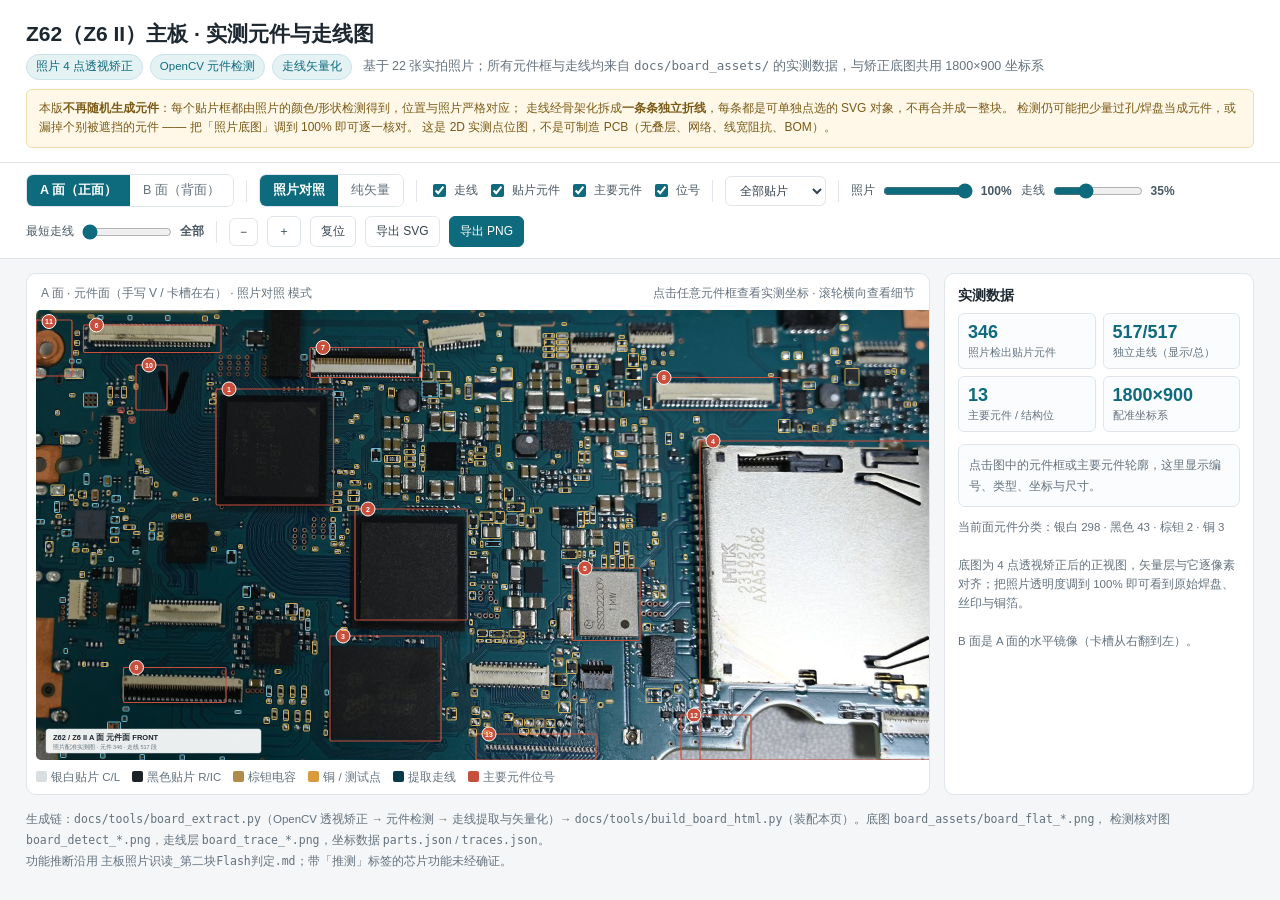
<file: docs/Z62_电路板元件布局图.html>
<!DOCTYPE html>
<html lang="zh-CN">
<head>
<meta charset="utf-8">
<meta name="viewport" content="width=device-width, initial-scale=1">
<title>Z62 主板 · 实测元件与走线图（照片配准版）</title>
<style>
:root{--bg:#f4f6f8;--panel:#fff;--line:#dfe5ea;--ink:#1d2730;--muted:#64727e;--accent:#0e6b7d;--red:#c94f3d}
*{box-sizing:border-box}
body{margin:0;background:var(--bg);color:var(--ink);font-family:"Microsoft YaHei","PingFang SC",Arial,sans-serif;font-size:14px}
header{padding:20px 26px 14px;background:#fff;border-bottom:1px solid var(--line)}
h1{margin:0 0 6px;font-size:21px}
.sub{color:var(--muted);font-size:12.5px;line-height:1.7}
.badge{display:inline-block;padding:2px 9px;border-radius:20px;background:#e5f2f4;color:var(--accent);font-size:11.5px;margin-right:7px;border:1px solid #c7e3e8}
.warn{margin-top:9px;padding:9px 12px;background:#fff8e9;border:1px solid #f1dcae;border-radius:6px;color:#7a5a16;font-size:12px;line-height:1.65}
.toolbar{display:flex;flex-wrap:wrap;gap:9px;align-items:center;padding:11px 26px;background:#fff;border-bottom:1px solid var(--line)}
.seg{display:flex;border:1px solid var(--line);border-radius:7px;overflow:hidden}
.seg button{border:0;background:#fff;padding:7px 13px;cursor:pointer;font-size:12.5px;color:var(--muted)}
.seg button.on{background:var(--accent);color:#fff;font-weight:600}
.tbsep{width:1px;height:22px;background:var(--line);margin:0 3px}
label.chk{display:inline-flex;align-items:center;gap:5px;font-size:12px;color:#495863;cursor:pointer}
label.chk input{accent-color:var(--accent)}
select,.btn{border:1px solid var(--line);background:#fff;border-radius:6px;padding:6px 10px;cursor:pointer;font-size:12px;color:#35434e}
.btn:hover{border-color:var(--accent);color:var(--accent)}
.btn.primary{background:var(--accent);color:#fff;border-color:var(--accent)}
.sl{display:inline-flex;align-items:center;gap:6px;font-size:12px;color:#495863}
.sl input{width:90px;accent-color:var(--accent)}
main{display:grid;grid-template-columns:minmax(0,1fr) 310px;gap:14px;padding:14px 26px}
.stage{background:#fff;border:1px solid var(--line);border-radius:10px;padding:9px;overflow:auto}
.stage-top{display:flex;justify-content:space-between;padding:2px 5px 8px;font-size:12px;color:var(--muted)}
#board{display:block;width:100%;height:auto;min-width:900px;background:#eef2f4;border-radius:5px}
#board .part{cursor:pointer}
#board .part:hover rect{stroke:#ffd166;stroke-width:2.2}
#board .part.sel rect{stroke:#ff5c47;stroke-width:2.6;stroke-dasharray:5 3}
#board .major{cursor:pointer}
#board .major:hover rect{stroke-width:3}
#board .major.sel rect{stroke:#ff5c47}
#board .trace{cursor:pointer}
#board .trace:hover{stroke:#00c2ff;stroke-width:3.6}
#board .trace.sel{stroke:#ff5c47;stroke-width:3.8}
aside{background:#fff;border:1px solid var(--line);border-radius:10px;padding:13px;max-height:80vh;overflow:auto}
aside h2{font-size:14px;margin:0 0 8px}
.stat{display:grid;grid-template-columns:1fr 1fr;gap:7px;margin-bottom:12px}
.stat div{border:1px solid var(--line);border-radius:6px;padding:8px 9px;background:#fafcfd}
.stat b{display:block;font-size:18px;color:var(--accent)}
.stat span{font-size:11px;color:var(--muted)}
.info{border:1px solid var(--line);border-radius:7px;padding:10px;margin-bottom:11px;background:#fafcfd;font-size:12px;line-height:1.7}
.info .k{color:var(--muted)}
.mini{font-size:11.5px;color:var(--muted);line-height:1.65}
.legend{display:flex;flex-wrap:wrap;gap:12px;margin-top:10px;font-size:11.5px;color:var(--muted)}
.legend i{display:inline-block;width:11px;height:11px;border-radius:2px;margin-right:4px;vertical-align:-1px}
footer{padding:0 26px 26px;color:var(--muted);font-size:11.5px;line-height:1.8}
@media(max-width:980px){main{grid-template-columns:1fr}aside{max-height:none}}
</style>
</head>
<body>
<header>
<h1>Z62（Z6 II）主板 · 实测元件与走线图</h1>
<div class="sub">
<span class="badge">照片 4 点透视矫正</span><span class="badge">OpenCV 元件检测</span><span class="badge">走线矢量化</span>
基于 22 张实拍照片；所有元件框与走线均来自 <code>docs/board_assets/</code> 的实测数据，与矫正底图共用 1800×900 坐标系
</div>
<div class="warn">
本版<b>不再随机生成元件</b>：每个贴片框都由照片的颜色/形状检测得到，位置与照片严格对应；
走线经骨架化拆成<b>一条条独立折线</b>，每条都是可单独点选的 SVG 对象，不再合并成一整块。
检测仍可能把少量过孔/焊盘当成元件，或漏掉个别被遮挡的元件 —— 把「照片底图」调到 100% 即可逐一核对。
这是 2D 实测点位图，不是可制造 PCB（无叠层、网络、线宽阻抗、BOM）。
</div>
</header>

<div class="toolbar">
<div class="seg" id="sideSeg"><button data-side="A" class="on">A 面（正面）</button><button data-side="B">B 面（背面）</button></div>
<div class="tbsep"></div>
<div class="seg" id="modeSeg"><button data-mode="photo" class="on">照片对照</button><button data-mode="vector">纯矢量</button></div>
<div class="tbsep"></div>
<label class="chk"><input type="checkbox" id="ckTrace" checked> 走线</label>
<label class="chk"><input type="checkbox" id="ckParts" checked> 贴片元件</label>
<label class="chk"><input type="checkbox" id="ckMajor" checked> 主要元件</label>
<label class="chk"><input type="checkbox" id="ckLabel" checked> 位号</label>
<div class="tbsep"></div>
<select id="typeSel">
<option value="all">全部贴片</option><option value="sil">银白 C / L</option><option value="blk">黑色 R / IC</option>
<option value="tan">棕钽 C</option><option value="cu">铜 / 测试点</option>
</select>
<div class="tbsep"></div>
<span class="sl">照片 <input type="range" id="opPhoto" min="0" max="100" value="100"><b id="vPhoto">100%</b></span>
<span class="sl">走线 <input type="range" id="opTrace" min="0" max="100" value="35"><b id="vTrace">35%</b></span>
<span class="sl">最短走线 <input type="range" id="opMin" min="0" max="120" value="0"><b id="vMin">全部</b></span>
<div class="tbsep"></div>
<button class="btn" id="btnZoomOut">−</button><button class="btn" id="btnZoomIn">＋</button><button class="btn" id="btnReset">复位</button>
<button class="btn" id="btnSvg">导出 SVG</button><button class="btn primary" id="btnPng">导出 PNG</button>
</div>

<main>
<div class="stage">
<div class="stage-top"><span id="stageTitle"></span><span>点击任意元件框查看实测坐标 · 滚轮横向查看细节</span></div>
<svg id="board" viewBox="0 0 1800 900" xmlns="http://www.w3.org/2000/svg"></svg>
<div class="legend">
<span><i style="background:#d9dee1"></i>银白贴片 C/L</span><span><i style="background:#1b2228"></i>黑色贴片 R/IC</span>
<span><i style="background:#b08a4a"></i>棕钽电容</span><span><i style="background:#d99a3c"></i>铜 / 测试点</span>
<span><i style="background:#063a48"></i>提取走线</span><span><i style="background:#c94f3d"></i>主要元件位号</span>
</div>
</div>
<aside>
<h2>实测数据</h2>
<div class="stat" id="stat"></div>
<div class="info" id="info"><span class="k">点击图中的元件框或主要元件轮廓，这里显示编号、类型、坐标与尺寸。</span></div>
<div class="mini" id="sideNote"></div>
</aside>
</main>

<footer>
生成链：<code>docs/tools/board_extract.py</code>（OpenCV 透视矫正 → 元件检测 → 走线提取与矢量化）→
<code>docs/tools/build_board_html.py</code>（装配本页）。底图 <code>board_assets/board_flat_*.png</code>，
检测核对图 <code>board_detect_*.png</code>，走线层 <code>board_trace_*.png</code>，坐标数据 <code>parts.json</code> / <code>traces.json</code>。<br>
功能推断沿用 <code>主板照片识读_第二块Flash判定.md</code>；带「推测」标签的芯片功能未经确证。
</footer>

<script>
const DATA = {"W":1800,"H":900,"parts":{"A":[{"x":887,"y":6,"w":9,"h":7,"area":28.0,"type":"sil","id":"C1"},{"x":104,"y":10,"w":12,"h":6,"area":28.0,"type":"sil","id":"C2"},{"x":357,"y":10,"w":9,"h":7,"area":36.5,"type":"sil","id":"C3"},{"x":124,"y":11,"w":10,"h":8,"area":34.5,"type":"blk","id":"R4"},{"x":184,"y":11,"w":8,"h":9,"area":31.5,"type":"blk","id":"R5"},{"x":259,"y":11,"w":9,"h":10,"area":56.0,"type":"blk","id":"R6"},{"x":333,"y":12,"w":10,"h":10,"area":54.5,"type":"sil","id":"C7"},{"x":775,"y":21,"w":9,"h":5,"area":24.5,"type":"tan","id":"C8"},{"x":1052,"y":25,"w":9,"h":6,"area":25.0,"type":"sil","id":"C9"},{"x":1608,"y":29,"w":16,"h":11,"area":68.5,"type":"sil","id":"C10"},{"x":78,"y":42,"w":9,"h":9,"area":43.5,"type":"sil","id":"C11"},{"x":922,"y":42,"w":9,"h":11,"area":53.0,"type":"sil","id":"C12"},{"x":1041,"y":46,"w":23,"h":11,"area":146.5,"type":"sil","id":"C13"},{"x":1014,"y":47,"w":23,"h":9,"area":95.5,"type":"sil","id":"C14"},{"x":1166,"y":51,"w":11,"h":6,"area":29.0,"type":"sil","id":"C15"},{"x":1017,"y":59,"w":21,"h":13,"area":117.5,"type":"sil","id":"C16"},{"x":1041,"y":60,"w":24,"h":9,"area":145.5,"type":"sil","id":"C17"},{"x":77,"y":61,"w":10,"h":10,"area":48.5,"type":"sil","id":"C18"},{"x":1163,"y":61,"w":19,"h":10,"area":99.0,"type":"sil","id":"C19"},{"x":766,"y":64,"w":9,"h":10,"area":35.0,"type":"sil","id":"C20"},{"x":1041,"y":72,"w":24,"h":11,"area":145.5,"type":"sil","id":"C21"},{"x":1014,"y":73,"w":24,"h":10,"area":105.5,"type":"sil","id":"C22"},{"x":1163,"y":73,"w":19,"h":10,"area":135.0,"type":"sil","id":"C23"},{"x":1589,"y":76,"w":16,"h":15,"area":163.0,"type":"sil","id":"C24"},{"x":1190,"y":77,"w":8,"h":7,"area":26.0,"type":"sil","id":"C25"},{"x":1211,"y":79,"w":8,"h":10,"area":47.0,"type":"sil","id":"C26"},{"x":75,"y":81,"w":10,"h":9,"area":37.5,"type":"sil","id":"C27"},{"x":1268,"y":82,"w":8,"h":9,"area":36.0,"type":"sil","id":"C28"},{"x":1251,"y":84,"w":8,"h":7,"area":26.5,"type":"sil","id":"C29"},{"x":1492,"y":84,"w":15,"h":15,"area":157.5,"type":"sil","id":"C30"},{"x":1516,"y":84,"w":17,"h":15,"area":178.5,"type":"sil","id":"C31"},{"x":1014,"y":86,"w":23,"h":9,"area":110.0,"type":"sil","id":"C32"},{"x":1041,"y":86,"w":24,"h":10,"area":159.5,"type":"sil","id":"C33"},{"x":1185,"y":87,"w":20,"h":26,"area":212.5,"type":"sil","id":"C34"},{"x":530,"y":89,"w":12,"h":11,"area":81.0,"type":"blk","id":"R35"},{"x":922,"y":91,"w":10,"h":11,"area":58.5,"type":"sil","id":"C36"},{"x":1209,"y":93,"w":11,"h":7,"area":36.0,"type":"sil","id":"C37"},{"x":67,"y":98,"w":9,"h":8,"area":39.5,"type":"blk","id":"R38"},{"x":81,"y":99,"w":9,"h":7,"area":28.5,"type":"blk","id":"R39"},{"x":1599,"y":101,"w":9,"h":6,"area":25.0,"type":"sil","id":"C40"},{"x":1620,"y":101,"w":11,"h":8,"area":54.0,"type":"sil","id":"C41"},{"x":1231,"y":102,"w":9,"h":7,"area":30.5,"type":"sil","id":"C42"},{"x":1250,"y":102,"w":8,"h":7,"area":28.0,"type":"sil","id":"C43"},{"x":771,"y":108,"w":25,"h":34,"area":334.5,"type":"sil","id":"C44"},{"x":1215,"y":108,"w":7,"h":12,"area":45.0,"type":"sil","id":"C45"},{"x":1071,"y":109,"w":24,"h":9,"area":118.5,"type":"sil","id":"C46"},{"x":1101,"y":109,"w":24,"h":10,"area":114.0,"type":"sil","id":"C47"},{"x":910,"y":115,"w":10,"h":10,"area":46.0,"type":"sil","id":"C48"},{"x":930,"y":116,"w":23,"h":24,"area":436.0,"type":"sil","id":"C49"},{"x":1180,"y":117,"w":31,"h":22,"area":282.5,"type":"sil","id":"C50"},{"x":1618,"y":117,"w":28,"h":33,"area":541.0,"type":"sil","id":"C51"},{"x":1712,"y":117,"w":9,"h":12,"area":41.5,"type":"sil","id":"C52"},{"x":58,"y":118,"w":37,"h":19,"area":576.5,"type":"sil","id":"C53"},{"x":1730,"y":119,"w":8,"h":9,"area":36.5,"type":"sil","id":"C54"},{"x":1698,"y":120,"w":10,"h":9,"area":52.0,"type":"sil","id":"C55"},{"x":1081,"y":121,"w":11,"h":6,"area":33.5,"type":"sil","id":"C56"},{"x":800,"y":123,"w":29,"h":19,"area":371.0,"type":"sil","id":"C57"},{"x":1465,"y":127,"w":10,"h":6,"area":35.0,"type":"sil","id":"C58"},{"x":186,"y":132,"w":10,"h":9,"area":38.0,"type":"sil","id":"C59"},{"x":1592,"y":132,"w":11,"h":13,"area":82.5,"type":"sil","id":"C60"},{"x":861,"y":133,"w":9,"h":11,"area":59.5,"type":"sil","id":"C61"},{"x":1061,"y":135,"w":8,"h":11,"area":50.0,"type":"sil","id":"C62"},{"x":610,"y":141,"w":9,"h":6,"area":29.0,"type":"sil","id":"C63"},{"x":624,"y":143,"w":8,"h":7,"area":34.5,"type":"sil","id":"C64"},{"x":772,"y":144,"w":32,"h":30,"area":583.5,"type":"blk","id":"R65"},{"x":1534,"y":144,"w":25,"h":15,"area":203.0,"type":"sil","id":"C66"},{"x":342,"y":145,"w":13,"h":5,"area":26.0,"type":"sil","id":"C67"},{"x":962,"y":145,"w":10,"h":11,"area":54.5,"type":"sil","id":"C68"},{"x":807,"y":147,"w":25,"h":29,"area":416.0,"type":"sil","id":"C69"},{"x":858,"y":147,"w":14,"h":32,"area":298.5,"type":"sil","id":"C70"},{"x":196,"y":148,"w":8,"h":10,"area":31.5,"type":"sil","id":"C71"},{"x":686,"y":150,"w":9,"h":10,"area":48.0,"type":"sil","id":"C72"},{"x":1117,"y":151,"w":10,"h":13,"area":77.0,"type":"sil","id":"C73"},{"x":144,"y":153,"w":9,"h":23,"area":114.5,"type":"sil","id":"C74"},{"x":171,"y":153,"w":10,"h":23,"area":109.0,"type":"sil","id":"C75"},{"x":655,"y":153,"w":12,"h":7,"area":39.0,"type":"sil","id":"C76"},{"x":705,"y":156,"w":12,"h":18,"area":161.5,"type":"sil","id":"C77"},{"x":930,"y":156,"w":24,"h":27,"area":456.0,"type":"sil","id":"C78"},{"x":840,"y":157,"w":8,"h":11,"area":45.5,"type":"sil","id":"C79"},{"x":1142,"y":162,"w":35,"h":32,"area":531.0,"type":"sil","id":"C80"},{"x":596,"y":163,"w":19,"h":12,"area":102.0,"type":"blk","id":"R81"},{"x":95,"y":166,"w":28,"h":28,"area":662.0,"type":"blk","id":"R82"},{"x":352,"y":166,"w":8,"h":9,"area":32.5,"type":"sil","id":"C83"},{"x":67,"y":167,"w":11,"h":7,"area":37.0,"type":"sil","id":"C84"},{"x":1215,"y":174,"w":15,"h":25,"area":153.5,"type":"sil","id":"C85"},{"x":784,"y":177,"w":22,"h":9,"area":106.0,"type":"sil","id":"C86"},{"x":347,"y":178,"w":13,"h":10,"area":54.5,"type":"sil","id":"C87"},{"x":144,"y":180,"w":9,"h":10,"area":45.5,"type":"sil","id":"C88"},{"x":1736,"y":184,"w":13,"h":10,"area":65.5,"type":"sil","id":"C89"},{"x":1754,"y":184,"w":7,"h":8,"area":30.0,"type":"sil","id":"C90"},{"x":878,"y":194,"w":11,"h":11,"area":58.0,"type":"sil","id":"C91"},{"x":164,"y":196,"w":12,"h":9,"area":68.0,"type":"cu","id":"TP92"},{"x":1544,"y":197,"w":9,"h":9,"area":39.5,"type":"sil","id":"C93"},{"x":39,"y":201,"w":8,"h":9,"area":31.5,"type":"sil","id":"C94"},{"x":183,"y":202,"w":11,"h":6,"area":39.0,"type":"sil","id":"C95"},{"x":814,"y":203,"w":25,"h":39,"area":785.0,"type":"sil","id":"C96"},{"x":636,"y":209,"w":10,"h":9,"area":42.0,"type":"sil","id":"C97"},{"x":737,"y":213,"w":9,"h":11,"area":38.0,"type":"sil","id":"C98"},{"x":1315,"y":213,"w":12,"h":13,"area":88.5,"type":"sil","id":"C99"},{"x":186,"y":214,"w":12,"h":12,"area":97.5,"type":"cu","id":"TP100"},{"x":1208,"y":216,"w":14,"h":13,"area":94.5,"type":"sil","id":"C101"},{"x":1169,"y":217,"w":12,"h":15,"area":109.0,"type":"sil","id":"C102"},{"x":626,"y":219,"w":10,"h":8,"area":31.0,"type":"sil","id":"C103"},{"x":1485,"y":219,"w":23,"h":26,"area":306.0,"type":"sil","id":"C104"},{"x":1590,"y":219,"w":10,"h":12,"area":73.0,"type":"sil","id":"C105"},{"x":1192,"y":229,"w":10,"h":13,"area":68.0,"type":"sil","id":"C106"},{"x":1524,"y":230,"w":8,"h":15,"area":51.0,"type":"sil","id":"C107"},{"x":1553,"y":231,"w":11,"h":12,"area":74.0,"type":"sil","id":"C108"},{"x":1582,"y":231,"w":8,"h":13,"area":58.5,"type":"sil","id":"C109"},{"x":1326,"y":236,"w":8,"h":8,"area":31.0,"type":"sil","id":"C110"},{"x":1259,"y":245,"w":12,"h":24,"area":127.5,"type":"sil","id":"C111"},{"x":1288,"y":247,"w":7,"h":10,"area":50.0,"type":"sil","id":"C112"},{"x":647,"y":250,"w":9,"h":8,"area":40.5,"type":"sil","id":"C113"},{"x":49,"y":251,"w":6,"h":17,"area":40.0,"type":"sil","id":"C114"},{"x":1098,"y":254,"w":10,"h":23,"area":150.5,"type":"sil","id":"C115"},{"x":598,"y":258,"w":8,"h":8,"area":27.5,"type":"sil","id":"C116"},{"x":1087,"y":262,"w":6,"h":13,"area":38.5,"type":"sil","id":"C117"},{"x":920,"y":270,"w":9,"h":23,"area":127.5,"type":"sil","id":"C118"},{"x":771,"y":271,"w":6,"h":13,"area":34.0,"type":"sil","id":"C119"},{"x":878,"y":274,"w":23,"h":12,"area":155.0,"type":"sil","id":"C120"},{"x":671,"y":277,"w":19,"h":26,"area":258.5,"type":"blk","id":"R121"},{"x":736,"y":279,"w":23,"h":10,"area":140.0,"type":"sil","id":"C122"},{"x":866,"y":281,"w":8,"h":11,"area":39.5,"type":"sil","id":"C123"},{"x":1157,"y":281,"w":25,"h":12,"area":209.0,"type":"sil","id":"C124"},{"x":1085,"y":282,"w":11,"h":24,"area":146.0,"type":"sil","id":"C125"},{"x":1098,"y":282,"w":10,"h":24,"area":138.0,"type":"sil","id":"C126"},{"x":767,"y":287,"w":11,"h":23,"area":146.5,"type":"sil","id":"C127"},{"x":1039,"y":289,"w":10,"h":6,"area":31.0,"type":"sil","id":"C128"},{"x":877,"y":290,"w":21,"h":7,"area":83.5,"type":"sil","id":"C129"},{"x":697,"y":291,"w":32,"h":14,"area":299.0,"type":"sil","id":"C130"},{"x":737,"y":292,"w":22,"h":10,"area":133.5,"type":"sil","id":"C131"},{"x":865,"y":296,"w":9,"h":9,"area":48.0,"type":"sil","id":"C132"},{"x":200,"y":298,"w":10,"h":10,"area":51.5,"type":"sil","id":"C133"},{"x":1030,"y":300,"w":7,"h":8,"area":29.5,"type":"sil","id":"C134"},{"x":877,"y":302,"w":23,"h":10,"area":122.5,"type":"sil","id":"C135"},{"x":737,"y":305,"w":22,"h":9,"area":135.5,"type":"sil","id":"C136"},{"x":942,"y":305,"w":12,"h":13,"area":67.5,"type":"sil","id":"C137"},{"x":637,"y":309,"w":9,"h":8,"area":33.0,"type":"sil","id":"C138"},{"x":206,"y":310,"w":9,"h":11,"area":46.0,"type":"sil","id":"C139"},{"x":771,"y":312,"w":6,"h":11,"area":28.0,"type":"sil","id":"C140"},{"x":850,"y":316,"w":5,"h":12,"area":24.5,"type":"sil","id":"C141"},{"x":215,"y":318,"w":11,"h":9,"area":54.0,"type":"sil","id":"C142"},{"x":603,"y":320,"w":8,"h":7,"area":27.0,"type":"sil","id":"C143"},{"x":613,"y":321,"w":11,"h":7,"area":37.5,"type":"sil","id":"C144"},{"x":628,"y":321,"w":9,"h":8,"area":29.5,"type":"sil","id":"C145"},{"x":96,"y":327,"w":10,"h":22,"area":106.0,"type":"blk","id":"R146"},{"x":1075,"y":330,"w":32,"h":11,"area":166.0,"type":"sil","id":"C147"},{"x":136,"y":332,"w":14,"h":20,"area":162.0,"type":"blk","id":"R148"},{"x":628,"y":341,"w":21,"h":9,"area":84.0,"type":"sil","id":"C149"},{"x":237,"y":344,"w":7,"h":10,"area":39.0,"type":"sil","id":"C150"},{"x":603,"y":345,"w":8,"h":9,"area":40.5,"type":"sil","id":"C151"},{"x":665,"y":346,"w":5,"h":11,"area":26.5,"type":"sil","id":"C152"},{"x":30,"y":350,"w":27,"h":21,"area":392.5,"type":"sil","id":"C153"},{"x":937,"y":356,"w":18,"h":26,"area":201.0,"type":"sil","id":"C154"},{"x":1046,"y":356,"w":24,"h":9,"area":126.0,"type":"sil","id":"C155"},{"x":112,"y":360,"w":12,"h":21,"area":109.0,"type":"tan","id":"C156"},{"x":624,"y":360,"w":23,"h":11,"area":126.0,"type":"sil","id":"C157"},{"x":142,"y":361,"w":6,"h":9,"area":35.5,"type":"sil","id":"C158"},{"x":85,"y":362,"w":16,"h":14,"area":104.0,"type":"sil","id":"C159"},{"x":596,"y":362,"w":16,"h":9,"area":86.5,"type":"sil","id":"C160"},{"x":274,"y":364,"w":8,"h":8,"area":35.0,"type":"sil","id":"C161"},{"x":67,"y":369,"w":8,"h":12,"area":57.0,"type":"sil","id":"C162"},{"x":734,"y":370,"w":10,"h":10,"area":51.0,"type":"sil","id":"C163"},{"x":152,"y":371,"w":17,"h":13,"area":129.5,"type":"blk","id":"R164"},{"x":624,"y":371,"w":23,"h":12,"area":113.0,"type":"sil","id":"C165"},{"x":761,"y":372,"w":5,"h":13,"area":25.0,"type":"sil","id":"C166"},{"x":880,"y":374,"w":11,"h":11,"area":57.0,"type":"sil","id":"C167"},{"x":314,"y":376,"w":10,"h":5,"area":25.0,"type":"sil","id":"C168"},{"x":76,"y":379,"w":8,"h":12,"area":48.5,"type":"sil","id":"C169"},{"x":596,"y":379,"w":15,"h":8,"area":72.0,"type":"sil","id":"C170"},{"x":37,"y":383,"w":10,"h":22,"area":120.5,"type":"blk","id":"R171"},{"x":94,"y":386,"w":10,"h":6,"area":28.0,"type":"sil","id":"C172"},{"x":942,"y":386,"w":35,"h":17,"area":239.0,"type":"sil","id":"C173"},{"x":113,"y":387,"w":12,"h":7,"area":34.5,"type":"blk","id":"R174"},{"x":623,"y":392,"w":23,"h":9,"area":106.5,"type":"sil","id":"C175"},{"x":1108,"y":393,"w":11,"h":34,"area":201.0,"type":"sil","id":"C176"},{"x":588,"y":394,"w":23,"h":9,"area":111.5,"type":"sil","id":"C177"},{"x":166,"y":396,"w":11,"h":7,"area":40.5,"type":"sil","id":"C178"},{"x":989,"y":396,"w":23,"h":10,"area":128.5,"type":"sil","id":"C179"},{"x":918,"y":403,"w":19,"h":24,"area":216.5,"type":"sil","id":"C180"},{"x":1083,"y":403,"w":14,"h":32,"area":207.5,"type":"sil","id":"C181"},{"x":1096,"y":403,"w":11,"h":24,"area":151.5,"type":"sil","id":"C182"},{"x":888,"y":404,"w":26,"h":17,"area":211.0,"type":"sil","id":"C183"},{"x":1252,"y":407,"w":8,"h":14,"area":51.5,"type":"sil","id":"C184"},{"x":271,"y":408,"w":10,"h":10,"area":50.0,"type":"sil","id":"C185"},{"x":285,"y":408,"w":9,"h":9,"area":41.5,"type":"sil","id":"C186"},{"x":299,"y":408,"w":10,"h":11,"area":55.5,"type":"sil","id":"C187"},{"x":940,"y":408,"w":23,"h":22,"area":334.5,"type":"blk","id":"R188"},{"x":966,"y":408,"w":10,"h":23,"area":133.5,"type":"sil","id":"C189"},{"x":40,"y":409,"w":11,"h":7,"area":37.5,"type":"sil","id":"C190"},{"x":866,"y":410,"w":18,"h":27,"area":227.0,"type":"sil","id":"C191"},{"x":980,"y":410,"w":18,"h":26,"area":231.0,"type":"sil","id":"C192"},{"x":174,"y":412,"w":10,"h":9,"area":49.5,"type":"sil","id":"C193"},{"x":150,"y":413,"w":17,"h":13,"area":108.0,"type":"blk","id":"R194"},{"x":590,"y":415,"w":9,"h":9,"area":52.5,"type":"sil","id":"C195"},{"x":1180,"y":417,"w":13,"h":8,"area":46.5,"type":"sil","id":"C196"},{"x":0,"y":419,"w":17,"h":9,"area":90.5,"type":"blk","id":"R197"},{"x":227,"y":425,"w":11,"h":16,"area":81.5,"type":"sil","id":"C198"},{"x":891,"y":426,"w":39,"h":31,"area":784.5,"type":"sil","id":"C199"},{"x":588,"y":427,"w":11,"h":32,"area":205.0,"type":"blk","id":"R200"},{"x":1168,"y":428,"w":9,"h":10,"area":61.5,"type":"sil","id":"C201"},{"x":1181,"y":428,"w":12,"h":8,"area":45.5,"type":"sil","id":"C202"},{"x":175,"y":430,"w":24,"h":9,"area":133.0,"type":"sil","id":"C203"},{"x":149,"y":435,"w":17,"h":13,"area":105.5,"type":"blk","id":"R204"},{"x":620,"y":438,"w":6,"h":9,"area":31.5,"type":"sil","id":"C205"},{"x":52,"y":439,"w":18,"h":13,"area":99.5,"type":"blk","id":"R206"},{"x":866,"y":441,"w":6,"h":9,"area":29.0,"type":"sil","id":"C207"},{"x":195,"y":443,"w":13,"h":6,"area":34.0,"type":"sil","id":"C208"},{"x":358,"y":443,"w":10,"h":7,"area":44.0,"type":"sil","id":"C209"},{"x":1233,"y":443,"w":10,"h":9,"area":62.5,"type":"sil","id":"C210"},{"x":226,"y":444,"w":11,"h":16,"area":98.0,"type":"blk","id":"R211"},{"x":244,"y":444,"w":10,"h":7,"area":35.0,"type":"sil","id":"C212"},{"x":607,"y":451,"w":10,"h":8,"area":44.5,"type":"sil","id":"C213"},{"x":242,"y":453,"w":12,"h":7,"area":36.5,"type":"sil","id":"C214"},{"x":149,"y":454,"w":16,"h":11,"area":103.5,"type":"sil","id":"C215"},{"x":871,"y":456,"w":8,"h":12,"area":44.0,"type":"sil","id":"C216"},{"x":1233,"y":457,"w":12,"h":12,"area":73.0,"type":"sil","id":"C217"},{"x":889,"y":462,"w":5,"h":13,"area":31.0,"type":"sil","id":"C218"},{"x":19,"y":463,"w":15,"h":21,"area":153.5,"type":"sil","id":"C219"},{"x":590,"y":463,"w":12,"h":9,"area":42.0,"type":"sil","id":"C220"},{"x":899,"y":463,"w":31,"h":10,"area":166.5,"type":"blk","id":"R221"},{"x":606,"y":464,"w":10,"h":8,"area":47.0,"type":"sil","id":"C222"},{"x":1157,"y":464,"w":10,"h":25,"area":160.0,"type":"sil","id":"C223"},{"x":1175,"y":464,"w":11,"h":26,"area":150.5,"type":"sil","id":"C224"},{"x":74,"y":465,"w":11,"h":8,"area":41.0,"type":"blk","id":"R225"},{"x":405,"y":469,"w":8,"h":8,"area":40.5,"type":"sil","id":"C226"},{"x":351,"y":474,"w":10,"h":9,"area":51.5,"type":"sil","id":"C227"},{"x":553,"y":474,"w":11,"h":8,"area":37.0,"type":"sil","id":"C228"},{"x":73,"y":476,"w":13,"h":8,"area":54.0,"type":"sil","id":"C229"},{"x":93,"y":477,"w":12,"h":7,"area":48.5,"type":"sil","id":"C230"},{"x":123,"y":479,"w":9,"h":10,"area":46.0,"type":"sil","id":"C231"},{"x":598,"y":479,"w":11,"h":8,"area":52.0,"type":"sil","id":"C232"},{"x":1051,"y":480,"w":31,"h":17,"area":273.0,"type":"sil","id":"C233"},{"x":194,"y":481,"w":12,"h":7,"area":44.5,"type":"blk","id":"R234"},{"x":382,"y":481,"w":18,"h":25,"area":181.0,"type":"blk","id":"R235"},{"x":1107,"y":481,"w":12,"h":13,"area":78.5,"type":"sil","id":"C236"},{"x":1084,"y":482,"w":6,"h":13,"area":31.5,"type":"sil","id":"C237"},{"x":1094,"y":482,"w":5,"h":13,"area":27.5,"type":"sil","id":"C238"},{"x":868,"y":483,"w":13,"h":6,"area":35.5,"type":"sil","id":"C239"},{"x":893,"y":483,"w":11,"h":7,"area":35.5,"type":"sil","id":"C240"},{"x":110,"y":485,"w":10,"h":23,"area":116.5,"type":"sil","id":"C241"},{"x":1296,"y":489,"w":6,"h":10,"area":29.0,"type":"sil","id":"C242"},{"x":1131,"y":490,"w":10,"h":26,"area":143.0,"type":"sil","id":"C243"},{"x":1148,"y":491,"w":10,"h":25,"area":137.5,"type":"sil","id":"C244"},{"x":1167,"y":491,"w":10,"h":25,"area":155.5,"type":"sil","id":"C245"},{"x":1185,"y":491,"w":11,"h":25,"area":147.5,"type":"sil","id":"C246"},{"x":146,"y":494,"w":9,"h":9,"area":39.0,"type":"blk","id":"R247"},{"x":1228,"y":501,"w":9,"h":11,"area":42.0,"type":"sil","id":"C248"},{"x":88,"y":523,"w":9,"h":12,"area":54.0,"type":"sil","id":"C249"},{"x":913,"y":526,"w":10,"h":10,"area":50.0,"type":"sil","id":"C250"},{"x":868,"y":545,"w":12,"h":6,"area":33.0,"type":"sil","id":"C251"},{"x":931,"y":549,"w":12,"h":10,"area":63.0,"type":"sil","id":"C252"},{"x":1248,"y":550,"w":12,"h":26,"area":150.5,"type":"sil","id":"C253"},{"x":414,"y":553,"w":15,"h":22,"area":179.0,"type":"blk","id":"R254"},{"x":867,"y":563,"w":12,"h":16,"area":75.0,"type":"sil","id":"C255"},{"x":1234,"y":563,"w":11,"h":13,"area":78.5,"type":"sil","id":"C256"},{"x":467,"y":566,"w":10,"h":10,"area":46.5,"type":"sil","id":"C257"},{"x":1064,"y":570,"w":8,"h":9,"area":49.0,"type":"sil","id":"C258"},{"x":48,"y":575,"w":11,"h":10,"area":76.0,"type":"blk","id":"R259"},{"x":499,"y":587,"w":24,"h":23,"area":264.0,"type":"sil","id":"C260"},{"x":404,"y":593,"w":12,"h":6,"area":35.5,"type":"sil","id":"C261"},{"x":917,"y":594,"w":12,"h":9,"area":57.0,"type":"sil","id":"C262"},{"x":527,"y":596,"w":9,"h":24,"area":113.0,"type":"sil","id":"C263"},{"x":541,"y":600,"w":6,"h":12,"area":37.0,"type":"sil","id":"C264"},{"x":441,"y":612,"w":10,"h":6,"area":33.0,"type":"sil","id":"C265"},{"x":509,"y":614,"w":11,"h":6,"area":44.5,"type":"sil","id":"C266"},{"x":539,"y":617,"w":9,"h":24,"area":92.0,"type":"blk","id":"R267"},{"x":867,"y":619,"w":6,"h":11,"area":34.0,"type":"sil","id":"C268"},{"x":1029,"y":621,"w":11,"h":11,"area":58.0,"type":"sil","id":"C269"},{"x":1214,"y":627,"w":15,"h":15,"area":96.5,"type":"sil","id":"C270"},{"x":610,"y":635,"w":12,"h":6,"area":44.0,"type":"sil","id":"C271"},{"x":868,"y":637,"w":8,"h":11,"area":44.5,"type":"sil","id":"C272"},{"x":883,"y":640,"w":20,"h":13,"area":139.0,"type":"sil","id":"C273"},{"x":907,"y":641,"w":29,"h":13,"area":225.0,"type":"sil","id":"C274"},{"x":946,"y":641,"w":22,"h":13,"area":148.5,"type":"sil","id":"C275"},{"x":970,"y":644,"w":7,"h":13,"area":35.5,"type":"sil","id":"C276"},{"x":166,"y":658,"w":10,"h":9,"area":47.0,"type":"sil","id":"C277"},{"x":931,"y":658,"w":12,"h":8,"area":51.0,"type":"sil","id":"C278"},{"x":881,"y":659,"w":14,"h":5,"area":34.0,"type":"sil","id":"C279"},{"x":899,"y":659,"w":13,"h":6,"area":31.0,"type":"sil","id":"C280"},{"x":916,"y":659,"w":14,"h":6,"area":36.0,"type":"sil","id":"C281"},{"x":965,"y":659,"w":11,"h":9,"area":49.5,"type":"sil","id":"C282"},{"x":948,"y":660,"w":14,"h":6,"area":35.0,"type":"sil","id":"C283"},{"x":553,"y":662,"w":9,"h":26,"area":115.5,"type":"sil","id":"C284"},{"x":56,"y":677,"w":7,"h":10,"area":40.5,"type":"blk","id":"R285"},{"x":1073,"y":685,"w":14,"h":11,"area":67.5,"type":"sil","id":"C286"},{"x":1036,"y":696,"w":18,"h":16,"area":135.0,"type":"sil","id":"C287"},{"x":1061,"y":700,"w":21,"h":27,"area":270.0,"type":"sil","id":"C288"},{"x":93,"y":704,"w":6,"h":9,"area":32.0,"type":"sil","id":"C289"},{"x":130,"y":705,"w":14,"h":8,"area":62.5,"type":"sil","id":"C290"},{"x":478,"y":719,"w":12,"h":8,"area":55.5,"type":"sil","id":"C291"},{"x":1036,"y":728,"w":26,"h":23,"area":271.0,"type":"sil","id":"C292"},{"x":1314,"y":739,"w":11,"h":7,"area":33.5,"type":"sil","id":"C293"},{"x":1277,"y":750,"w":15,"h":16,"area":95.0,"type":"sil","id":"C294"},{"x":484,"y":751,"w":10,"h":23,"area":136.5,"type":"sil","id":"C295"},{"x":461,"y":752,"w":10,"h":21,"area":98.0,"type":"blk","id":"R296"},{"x":509,"y":752,"w":9,"h":23,"area":133.5,"type":"sil","id":"C297"},{"x":531,"y":752,"w":10,"h":24,"area":122.0,"type":"sil","id":"C298"},{"x":1220,"y":757,"w":31,"h":28,"area":413.0,"type":"sil","id":"C299"},{"x":870,"y":758,"w":13,"h":15,"area":105.5,"type":"sil","id":"C300"},{"x":1307,"y":759,"w":7,"h":15,"area":65.5,"type":"sil","id":"C301"},{"x":578,"y":760,"w":7,"h":10,"area":37.0,"type":"blk","id":"R302"},{"x":1012,"y":761,"w":14,"h":16,"area":100.0,"type":"sil","id":"C303"},{"x":832,"y":765,"w":12,"h":7,"area":41.5,"type":"sil","id":"C304"},{"x":461,"y":778,"w":10,"h":9,"area":45.0,"type":"sil","id":"C305"},{"x":484,"y":778,"w":10,"h":10,"area":56.5,"type":"sil","id":"C306"},{"x":1088,"y":778,"w":14,"h":7,"area":46.5,"type":"sil","id":"C307"},{"x":507,"y":779,"w":11,"h":9,"area":51.5,"type":"sil","id":"C308"},{"x":531,"y":780,"w":9,"h":9,"area":49.5,"type":"sil","id":"C309"},{"x":1140,"y":780,"w":14,"h":6,"area":44.0,"type":"sil","id":"C310"},{"x":1045,"y":784,"w":24,"h":21,"area":245.0,"type":"sil","id":"C311"},{"x":1124,"y":785,"w":10,"h":10,"area":65.5,"type":"sil","id":"C312"},{"x":174,"y":794,"w":12,"h":8,"area":52.0,"type":"blk","id":"R313"},{"x":872,"y":794,"w":15,"h":15,"area":129.0,"type":"sil","id":"C314"},{"x":822,"y":796,"w":19,"h":24,"area":202.5,"type":"sil","id":"C315"},{"x":472,"y":797,"w":10,"h":22,"area":117.0,"type":"sil","id":"C316"},{"x":495,"y":800,"w":10,"h":21,"area":100.5,"type":"sil","id":"C317"},{"x":398,"y":801,"w":12,"h":6,"area":35.0,"type":"blk","id":"R318"},{"x":518,"y":801,"w":10,"h":22,"area":114.0,"type":"sil","id":"C319"},{"x":540,"y":801,"w":9,"h":23,"area":108.0,"type":"sil","id":"C320"},{"x":892,"y":802,"w":16,"h":14,"area":139.0,"type":"sil","id":"C321"},{"x":578,"y":803,"w":6,"h":12,"area":30.0,"type":"sil","id":"C322"},{"x":936,"y":807,"w":18,"h":14,"area":144.5,"type":"sil","id":"C323"},{"x":172,"y":812,"w":10,"h":11,"area":61.5,"type":"blk","id":"R324"},{"x":456,"y":815,"w":11,"h":12,"area":71.5,"type":"sil","id":"C325"},{"x":870,"y":817,"w":18,"h":14,"area":149.0,"type":"sil","id":"C326"},{"x":956,"y":818,"w":17,"h":14,"area":144.5,"type":"sil","id":"C327"},{"x":977,"y":818,"w":18,"h":14,"area":150.0,"type":"sil","id":"C328"},{"x":998,"y":818,"w":18,"h":16,"area":162.5,"type":"sil","id":"C329"},{"x":1020,"y":819,"w":18,"h":16,"area":160.5,"type":"sil","id":"C330"},{"x":143,"y":824,"w":26,"h":20,"area":371.5,"type":"blk","id":"R331"},{"x":896,"y":826,"w":12,"h":7,"area":35.5,"type":"sil","id":"C332"},{"x":494,"y":828,"w":11,"h":12,"area":73.0,"type":"sil","id":"C333"},{"x":535,"y":830,"w":12,"h":12,"area":65.5,"type":"sil","id":"C334"},{"x":967,"y":837,"w":18,"h":11,"area":115.0,"type":"sil","id":"C335"},{"x":866,"y":838,"w":15,"h":14,"area":124.5,"type":"sil","id":"C336"},{"x":988,"y":838,"w":19,"h":10,"area":101.0,"type":"sil","id":"C337"},{"x":30,"y":840,"w":10,"h":10,"area":62.5,"type":"blk","id":"R338"},{"x":576,"y":840,"w":7,"h":11,"area":43.0,"type":"sil","id":"C339"},{"x":896,"y":842,"w":11,"h":6,"area":34.0,"type":"sil","id":"C340"},{"x":66,"y":854,"w":19,"h":19,"area":263.0,"type":"cu","id":"TP341"},{"x":49,"y":884,"w":11,"h":11,"area":78.0,"type":"blk","id":"R342"},{"x":129,"y":886,"w":9,"h":10,"area":66.0,"type":"blk","id":"R343"},{"x":208,"y":889,"w":9,"h":11,"area":63.5,"type":"blk","id":"R344"},{"x":288,"y":890,"w":9,"h":10,"area":54.5,"type":"blk","id":"R345"},{"x":368,"y":894,"w":9,"h":6,"area":38.0,"type":"blk","id":"R346"}],"B":[{"x":609,"y":0,"w":17,"h":10,"area":93.0,"type":"blk","id":"R1"},{"x":730,"y":0,"w":5,"h":13,"area":26.5,"type":"sil","id":"C2"},{"x":771,"y":0,"w":22,"h":23,"area":201.5,"type":"sil","id":"C3"},{"x":1447,"y":0,"w":10,"h":9,"area":57.5,"type":"sil","id":"C4"},{"x":1523,"y":0,"w":10,"h":8,"area":53.0,"type":"sil","id":"C5"},{"x":1598,"y":0,"w":9,"h":7,"area":45.5,"type":"sil","id":"C6"},{"x":1657,"y":0,"w":10,"h":7,"area":45.5,"type":"sil","id":"C7"},{"x":659,"y":4,"w":11,"h":6,"area":37.0,"type":"sil","id":"C8"},{"x":739,"y":6,"w":15,"h":14,"area":149.5,"type":"sil","id":"C9"},{"x":1697,"y":7,"w":18,"h":20,"area":268.5,"type":"sil","id":"C10"},{"x":796,"y":8,"w":11,"h":15,"area":66.5,"type":"sil","id":"C11"},{"x":757,"y":9,"w":9,"h":11,"area":60.0,"type":"sil","id":"C12"},{"x":861,"y":9,"w":19,"h":11,"area":86.5,"type":"sil","id":"C13"},{"x":826,"y":16,"w":22,"h":23,"area":287.0,"type":"sil","id":"C14"},{"x":739,"y":23,"w":39,"h":34,"area":603.0,"type":"sil","id":"C15"},{"x":794,"y":31,"w":14,"h":13,"area":143.0,"type":"sil","id":"C16"},{"x":811,"y":34,"w":10,"h":10,"area":61.5,"type":"sil","id":"C17"},{"x":1563,"y":48,"w":16,"h":35,"area":328.5,"type":"sil","id":"C18"},{"x":794,"y":49,"w":26,"h":16,"area":207.5,"type":"sil","id":"C19"},{"x":1040,"y":56,"w":5,"h":13,"area":32.5,"type":"sil","id":"C20"},{"x":1049,"y":56,"w":5,"h":13,"area":28.5,"type":"sil","id":"C21"},{"x":593,"y":60,"w":7,"h":13,"area":66.5,"type":"sil","id":"C22"},{"x":816,"y":63,"w":14,"h":34,"area":356.5,"type":"sil","id":"C23"},{"x":834,"y":65,"w":22,"h":34,"area":481.0,"type":"sil","id":"C24"},{"x":768,"y":67,"w":21,"h":34,"area":505.0,"type":"sil","id":"C25"},{"x":1684,"y":69,"w":20,"h":15,"area":215.5,"type":"sil","id":"C26"},{"x":593,"y":77,"w":7,"h":12,"area":65.5,"type":"sil","id":"C27"},{"x":1023,"y":77,"w":13,"h":7,"area":39.5,"type":"sil","id":"C28"},{"x":1040,"y":81,"w":7,"h":13,"area":49.0,"type":"sil","id":"C29"},{"x":1049,"y":81,"w":6,"h":13,"area":43.5,"type":"sil","id":"C30"},{"x":1249,"y":83,"w":9,"h":11,"area":58.5,"type":"sil","id":"C31"},{"x":1268,"y":83,"w":9,"h":11,"area":67.0,"type":"sil","id":"C32"},{"x":1289,"y":83,"w":10,"h":11,"area":69.0,"type":"sil","id":"C33"},{"x":1397,"y":83,"w":10,"h":10,"area":61.0,"type":"sil","id":"C34"},{"x":1304,"y":84,"w":10,"h":12,"area":70.5,"type":"sil","id":"C35"},{"x":1363,"y":84,"w":9,"h":22,"area":129.5,"type":"sil","id":"C36"},{"x":886,"y":86,"w":13,"h":34,"area":331.5,"type":"sil","id":"C37"},{"x":593,"y":93,"w":7,"h":13,"area":67.0,"type":"sil","id":"C38"},{"x":1293,"y":96,"w":12,"h":25,"area":155.5,"type":"sil","id":"C39"},{"x":1308,"y":96,"w":17,"h":36,"area":250.5,"type":"sil","id":"C40"},{"x":1397,"y":96,"w":11,"h":35,"area":210.5,"type":"sil","id":"C41"},{"x":1241,"y":97,"w":9,"h":10,"area":57.0,"type":"sil","id":"C42"},{"x":1257,"y":97,"w":12,"h":35,"area":189.5,"type":"sil","id":"C43"},{"x":1274,"y":97,"w":12,"h":35,"area":195.0,"type":"sil","id":"C44"},{"x":1523,"y":99,"w":30,"h":24,"area":344.0,"type":"sil","id":"C45"},{"x":840,"y":102,"w":22,"h":10,"area":141.0,"type":"sil","id":"C46"},{"x":772,"y":104,"w":23,"h":10,"area":137.0,"type":"sil","id":"C47"},{"x":1599,"y":107,"w":7,"h":9,"area":39.0,"type":"sil","id":"C48"},{"x":1646,"y":108,"w":6,"h":12,"area":35.5,"type":"sil","id":"C49"},{"x":593,"y":109,"w":7,"h":13,"area":61.5,"type":"sil","id":"C50"},{"x":1363,"y":109,"w":10,"h":22,"area":129.0,"type":"sil","id":"C51"},{"x":1241,"y":110,"w":9,"h":22,"area":123.5,"type":"sil","id":"C52"},{"x":826,"y":116,"w":10,"h":6,"area":25.0,"type":"sil","id":"C53"},{"x":847,"y":116,"w":11,"h":6,"area":27.5,"type":"sil","id":"C54"},{"x":760,"y":119,"w":10,"h":6,"area":31.5,"type":"sil","id":"C55"},{"x":779,"y":119,"w":12,"h":8,"area":48.0,"type":"sil","id":"C56"},{"x":1416,"y":121,"w":9,"h":10,"area":59.5,"type":"sil","id":"C57"},{"x":861,"y":122,"w":5,"h":11,"area":24.5,"type":"sil","id":"C58"},{"x":652,"y":123,"w":6,"h":13,"area":36.5,"type":"sil","id":"C59"},{"x":795,"y":123,"w":5,"h":12,"area":31.5,"type":"sil","id":"C60"},{"x":593,"y":126,"w":7,"h":13,"area":60.5,"type":"sil","id":"C61"},{"x":831,"y":127,"w":26,"h":27,"area":525.0,"type":"sil","id":"C62"},{"x":765,"y":129,"w":25,"h":28,"area":514.5,"type":"blk","id":"R63"},{"x":1616,"y":133,"w":16,"h":19,"area":146.5,"type":"sil","id":"C64"},{"x":1635,"y":134,"w":15,"h":17,"area":165.0,"type":"sil","id":"C65"},{"x":1530,"y":136,"w":15,"h":5,"area":28.5,"type":"sil","id":"C66"},{"x":1044,"y":137,"w":17,"h":31,"area":337.0,"type":"sil","id":"C67"},{"x":1222,"y":137,"w":23,"h":40,"area":560.5,"type":"sil","id":"C68"},{"x":593,"y":143,"w":6,"h":13,"area":58.0,"type":"sil","id":"C69"},{"x":815,"y":148,"w":13,"h":7,"area":45.5,"type":"sil","id":"C70"},{"x":1144,"y":149,"w":14,"h":13,"area":75.0,"type":"sil","id":"C71"},{"x":751,"y":151,"w":11,"h":7,"area":42.0,"type":"sil","id":"C72"},{"x":1341,"y":152,"w":16,"h":24,"area":146.5,"type":"sil","id":"C73"},{"x":1181,"y":158,"w":7,"h":17,"area":51.5,"type":"sil","id":"C74"},{"x":593,"y":159,"w":6,"h":13,"area":59.0,"type":"sil","id":"C75"},{"x":1196,"y":166,"w":7,"h":8,"area":29.5,"type":"sil","id":"C76"},{"x":1405,"y":167,"w":10,"h":10,"area":64.0,"type":"sil","id":"C77"},{"x":1636,"y":167,"w":15,"h":18,"area":173.5,"type":"sil","id":"C78"},{"x":1280,"y":168,"w":14,"h":22,"area":149.5,"type":"sil","id":"C79"},{"x":685,"y":169,"w":11,"h":6,"area":37.0,"type":"sil","id":"C80"},{"x":1054,"y":172,"w":7,"h":13,"area":41.0,"type":"sil","id":"C81"},{"x":617,"y":177,"w":11,"h":6,"area":31.0,"type":"sil","id":"C82"},{"x":1585,"y":177,"w":13,"h":18,"area":171.0,"type":"sil","id":"C83"},{"x":1224,"y":180,"w":23,"h":13,"area":186.5,"type":"sil","id":"C84"},{"x":1308,"y":180,"w":14,"h":7,"area":42.0,"type":"sil","id":"C85"},{"x":610,"y":188,"w":9,"h":9,"area":46.5,"type":"sil","id":"C86"},{"x":1179,"y":188,"w":24,"h":16,"area":186.0,"type":"sil","id":"C87"},{"x":683,"y":189,"w":6,"h":14,"area":40.5,"type":"sil","id":"C88"},{"x":1054,"y":189,"w":6,"h":11,"area":40.0,"type":"sil","id":"C89"},{"x":1279,"y":193,"w":6,"h":14,"area":41.0,"type":"sil","id":"C90"},{"x":1288,"y":193,"w":16,"h":15,"area":93.0,"type":"sil","id":"C91"},{"x":1383,"y":196,"w":31,"h":34,"area":427.0,"type":"sil","id":"C92"},{"x":702,"y":197,"w":10,"h":7,"area":33.5,"type":"sil","id":"C93"},{"x":1308,"y":200,"w":15,"h":18,"area":143.0,"type":"sil","id":"C94"},{"x":1618,"y":200,"w":34,"h":19,"area":329.0,"type":"sil","id":"C95"},{"x":1585,"y":203,"w":13,"h":19,"area":135.5,"type":"sil","id":"C96"},{"x":1327,"y":204,"w":14,"h":13,"area":106.0,"type":"sil","id":"C97"},{"x":593,"y":206,"w":6,"h":13,"area":60.0,"type":"sil","id":"C98"},{"x":1249,"y":211,"w":14,"h":22,"area":166.5,"type":"sil","id":"C99"},{"x":1269,"y":215,"w":14,"h":15,"area":121.5,"type":"sil","id":"C100"},{"x":1063,"y":216,"w":7,"h":12,"area":40.0,"type":"sil","id":"C101"},{"x":1073,"y":216,"w":5,"h":12,"area":39.0,"type":"sil","id":"C102"},{"x":1193,"y":216,"w":27,"h":21,"area":359.5,"type":"sil","id":"C103"},{"x":1081,"y":217,"w":6,"h":11,"area":39.0,"type":"sil","id":"C104"},{"x":1091,"y":217,"w":16,"h":11,"area":92.5,"type":"sil","id":"C105"},{"x":1109,"y":217,"w":7,"h":11,"area":30.5,"type":"sil","id":"C106"},{"x":1118,"y":217,"w":6,"h":11,"area":38.5,"type":"sil","id":"C107"},{"x":593,"y":222,"w":6,"h":14,"area":63.0,"type":"sil","id":"C108"},{"x":1333,"y":222,"w":14,"h":14,"area":102.0,"type":"sil","id":"C109"},{"x":642,"y":223,"w":13,"h":7,"area":51.5,"type":"sil","id":"C110"},{"x":841,"y":225,"w":19,"h":13,"area":153.5,"type":"sil","id":"C111"},{"x":802,"y":227,"w":14,"h":15,"area":145.5,"type":"sil","id":"C112"},{"x":753,"y":228,"w":23,"h":11,"area":170.5,"type":"sil","id":"C113"},{"x":785,"y":231,"w":10,"h":7,"area":37.5,"type":"sil","id":"C114"},{"x":903,"y":231,"w":22,"h":19,"area":205.5,"type":"sil","id":"C115"},{"x":1570,"y":232,"w":13,"h":7,"area":37.5,"type":"sil","id":"C116"},{"x":833,"y":234,"w":7,"h":14,"area":46.5,"type":"sil","id":"C117"},{"x":1637,"y":234,"w":15,"h":17,"area":145.5,"type":"sil","id":"C118"},{"x":631,"y":235,"w":16,"h":14,"area":119.5,"type":"sil","id":"C119"},{"x":1258,"y":235,"w":9,"h":10,"area":56.0,"type":"sil","id":"C120"},{"x":676,"y":237,"w":12,"h":6,"area":42.0,"type":"sil","id":"C121"},{"x":593,"y":239,"w":6,"h":13,"area":58.5,"type":"sil","id":"C122"},{"x":650,"y":239,"w":21,"h":8,"area":99.5,"type":"sil","id":"C123"},{"x":606,"y":240,"w":23,"h":11,"area":121.5,"type":"sil","id":"C124"},{"x":692,"y":242,"w":6,"h":12,"area":40.0,"type":"sil","id":"C125"},{"x":785,"y":244,"w":10,"h":8,"area":40.0,"type":"sil","id":"C126"},{"x":802,"y":247,"w":14,"h":15,"area":140.0,"type":"sil","id":"C127"},{"x":671,"y":250,"w":19,"h":14,"area":150.5,"type":"sil","id":"C128"},{"x":896,"y":253,"w":29,"h":23,"area":264.0,"type":"sil","id":"C129"},{"x":1245,"y":254,"w":13,"h":16,"area":122.0,"type":"sil","id":"C130"},{"x":1226,"y":255,"w":13,"h":15,"area":110.0,"type":"sil","id":"C131"},{"x":628,"y":257,"w":34,"h":33,"area":941.5,"type":"sil","id":"C132"},{"x":1632,"y":257,"w":14,"h":21,"area":160.0,"type":"sil","id":"C133"},{"x":1263,"y":258,"w":13,"h":22,"area":182.0,"type":"sil","id":"C134"},{"x":740,"y":266,"w":11,"h":30,"area":208.5,"type":"blk","id":"R135"},{"x":1554,"y":267,"w":16,"h":7,"area":68.5,"type":"sil","id":"C136"},{"x":616,"y":272,"w":5,"h":10,"area":25.5,"type":"sil","id":"C137"},{"x":1576,"y":273,"w":22,"h":19,"area":267.0,"type":"sil","id":"C138"},{"x":1555,"y":277,"w":14,"h":7,"area":50.0,"type":"sil","id":"C139"},{"x":593,"y":279,"w":6,"h":14,"area":59.5,"type":"sil","id":"C140"},{"x":903,"y":281,"w":22,"h":21,"area":233.0,"type":"sil","id":"C141"},{"x":693,"y":283,"w":6,"h":12,"area":36.5,"type":"sil","id":"C142"},{"x":756,"y":284,"w":25,"h":13,"area":168.0,"type":"sil","id":"C143"},{"x":837,"y":286,"w":23,"h":11,"area":144.0,"type":"sil","id":"C144"},{"x":788,"y":292,"w":11,"h":7,"area":31.0,"type":"sil","id":"C145"},{"x":816,"y":292,"w":6,"h":7,"area":26.0,"type":"sil","id":"C146"},{"x":868,"y":294,"w":34,"h":19,"area":283.0,"type":"sil","id":"C147"},{"x":612,"y":295,"w":11,"h":8,"area":42.5,"type":"sil","id":"C148"},{"x":593,"y":296,"w":6,"h":14,"area":58.0,"type":"sil","id":"C149"},{"x":631,"y":297,"w":34,"h":36,"area":678.0,"type":"sil","id":"C150"},{"x":1582,"y":301,"w":12,"h":7,"area":40.0,"type":"sil","id":"C151"},{"x":605,"y":306,"w":23,"h":10,"area":140.5,"type":"sil","id":"C152"},{"x":859,"y":307,"w":6,"h":12,"area":38.0,"type":"sil","id":"C153"},{"x":903,"y":307,"w":22,"h":20,"area":227.0,"type":"sil","id":"C154"},{"x":1214,"y":307,"w":12,"h":7,"area":41.0,"type":"sil","id":"C155"},{"x":1343,"y":308,"w":12,"h":18,"area":133.5,"type":"sil","id":"C156"},{"x":1359,"y":308,"w":9,"h":7,"area":24.0,"type":"sil","id":"C157"},{"x":593,"y":313,"w":9,"h":13,"area":55.5,"type":"sil","id":"C158"},{"x":869,"y":315,"w":33,"h":26,"area":334.5,"type":"sil","id":"C159"},{"x":1222,"y":317,"w":5,"h":13,"area":25.5,"type":"sil","id":"C160"},{"x":606,"y":319,"w":22,"h":11,"area":146.0,"type":"sil","id":"C161"},{"x":685,"y":321,"w":6,"h":12,"area":35.5,"type":"sil","id":"C162"},{"x":1289,"y":326,"w":12,"h":15,"area":74.5,"type":"sil","id":"C163"},{"x":686,"y":337,"w":5,"h":16,"area":37.0,"type":"sil","id":"C164"},{"x":1378,"y":338,"w":14,"h":15,"area":125.5,"type":"sil","id":"C165"},{"x":1347,"y":343,"w":25,"h":19,"area":209.5,"type":"sil","id":"C166"},{"x":860,"y":345,"w":12,"h":6,"area":28.5,"type":"sil","id":"C167"},{"x":613,"y":353,"w":28,"h":24,"area":426.5,"type":"blk","id":"R168"},{"x":644,"y":353,"w":28,"h":23,"area":453.0,"type":"blk","id":"R169"},{"x":685,"y":356,"w":7,"h":14,"area":46.0,"type":"sil","id":"C170"},{"x":1387,"y":356,"w":13,"h":15,"area":85.0,"type":"sil","id":"C171"},{"x":916,"y":361,"w":7,"h":13,"area":49.0,"type":"sil","id":"C172"},{"x":1470,"y":362,"w":15,"h":10,"area":64.5,"type":"sil","id":"C173"},{"x":1349,"y":365,"w":12,"h":7,"area":40.0,"type":"sil","id":"C174"},{"x":1261,"y":371,"w":14,"h":16,"area":128.0,"type":"sil","id":"C175"},{"x":1278,"y":372,"w":14,"h":15,"area":82.0,"type":"sil","id":"C176"},{"x":684,"y":375,"w":7,"h":14,"area":44.5,"type":"sil","id":"C177"},{"x":1475,"y":375,"w":12,"h":11,"area":77.5,"type":"sil","id":"C178"},{"x":1489,"y":375,"w":10,"h":11,"area":52.5,"type":"sil","id":"C179"},{"x":1412,"y":382,"w":20,"h":15,"area":158.0,"type":"sil","id":"C180"},{"x":614,"y":384,"w":27,"h":25,"area":468.0,"type":"blk","id":"R181"},{"x":1639,"y":386,"w":14,"h":10,"area":82.0,"type":"sil","id":"C182"},{"x":1226,"y":389,"w":12,"h":6,"area":35.5,"type":"sil","id":"C183"},{"x":1368,"y":391,"w":7,"h":13,"area":41.0,"type":"sil","id":"C184"},{"x":645,"y":393,"w":16,"h":14,"area":138.0,"type":"sil","id":"C185"},{"x":1327,"y":393,"w":15,"h":15,"area":115.5,"type":"sil","id":"C186"},{"x":675,"y":396,"w":15,"h":13,"area":133.5,"type":"sil","id":"C187"},{"x":605,"y":403,"w":6,"h":13,"area":38.5,"type":"sil","id":"C188"},{"x":1409,"y":406,"w":11,"h":11,"area":78.5,"type":"sil","id":"C189"},{"x":658,"y":413,"w":11,"h":17,"area":92.0,"type":"sil","id":"C190"},{"x":680,"y":415,"w":10,"h":9,"area":54.0,"type":"sil","id":"C191"},{"x":1664,"y":417,"w":14,"h":12,"area":96.0,"type":"sil","id":"C192"},{"x":658,"y":433,"w":11,"h":8,"area":48.5,"type":"sil","id":"C193"},{"x":1120,"y":434,"w":12,"h":5,"area":35.5,"type":"sil","id":"C194"},{"x":1266,"y":435,"w":12,"h":12,"area":62.5,"type":"sil","id":"C195"},{"x":1050,"y":436,"w":27,"h":17,"area":213.0,"type":"sil","id":"C196"},{"x":971,"y":438,"w":12,"h":7,"area":48.5,"type":"sil","id":"C197"},{"x":1016,"y":438,"w":29,"h":23,"area":285.0,"type":"sil","id":"C198"},{"x":1120,"y":443,"w":11,"h":7,"area":46.5,"type":"sil","id":"C199"},{"x":978,"y":447,"w":14,"h":14,"area":87.5,"type":"sil","id":"C200"},{"x":1423,"y":448,"w":7,"h":10,"area":32.0,"type":"sil","id":"C201"},{"x":1081,"y":449,"w":13,"h":14,"area":69.5,"type":"sil","id":"C202"},{"x":931,"y":451,"w":27,"h":22,"area":399.0,"type":"sil","id":"C203"},{"x":658,"y":453,"w":11,"h":8,"area":48.0,"type":"sil","id":"C204"},{"x":1247,"y":454,"w":10,"h":10,"area":65.5,"type":"sil","id":"C205"},{"x":629,"y":457,"w":25,"h":12,"area":155.0,"type":"sil","id":"C206"},{"x":1346,"y":458,"w":6,"h":14,"area":49.0,"type":"sil","id":"C207"},{"x":1400,"y":458,"w":6,"h":15,"area":49.5,"type":"sil","id":"C208"},{"x":1439,"y":469,"w":24,"h":39,"area":451.0,"type":"sil","id":"C209"},{"x":980,"y":484,"w":25,"h":14,"area":201.0,"type":"sil","id":"C210"},{"x":685,"y":485,"w":12,"h":7,"area":40.5,"type":"sil","id":"C211"},{"x":759,"y":486,"w":5,"h":13,"area":38.0,"type":"sil","id":"C212"},{"x":842,"y":486,"w":7,"h":11,"area":53.5,"type":"sil","id":"C213"},{"x":710,"y":490,"w":24,"h":11,"area":173.0,"type":"sil","id":"C214"},{"x":1009,"y":492,"w":14,"h":7,"area":66.5,"type":"sil","id":"C215"},{"x":1041,"y":493,"w":22,"h":25,"area":245.0,"type":"sil","id":"C216"},{"x":1372,"y":498,"w":11,"h":9,"area":46.5,"type":"sil","id":"C217"},{"x":1142,"y":499,"w":16,"h":16,"area":124.5,"type":"sil","id":"C218"},{"x":769,"y":500,"w":10,"h":9,"area":60.5,"type":"sil","id":"C219"},{"x":710,"y":503,"w":24,"h":11,"area":169.5,"type":"sil","id":"C220"},{"x":1009,"y":503,"w":32,"h":14,"area":299.5,"type":"sil","id":"C221"},{"x":676,"y":504,"w":23,"h":11,"area":151.0,"type":"sil","id":"C222"},{"x":932,"y":510,"w":13,"h":7,"area":52.5,"type":"sil","id":"C223"},{"x":988,"y":512,"w":14,"h":15,"area":123.0,"type":"sil","id":"C224"},{"x":791,"y":515,"w":15,"h":14,"area":115.0,"type":"sil","id":"C225"},{"x":970,"y":517,"w":14,"h":17,"area":155.0,"type":"sil","id":"C226"},{"x":1110,"y":519,"w":15,"h":17,"area":127.0,"type":"sil","id":"C227"},{"x":1144,"y":520,"w":13,"h":16,"area":132.0,"type":"sil","id":"C228"},{"x":710,"y":522,"w":23,"h":11,"area":159.5,"type":"sil","id":"C229"},{"x":892,"y":522,"w":6,"h":13,"area":33.0,"type":"sil","id":"C230"},{"x":655,"y":523,"w":6,"h":12,"area":38.0,"type":"sil","id":"C231"},{"x":913,"y":525,"w":21,"h":31,"area":475.5,"type":"sil","id":"C232"},{"x":675,"y":527,"w":24,"h":25,"area":330.5,"type":"sil","id":"C233"},{"x":1095,"y":528,"w":14,"h":6,"area":49.0,"type":"sil","id":"C234"},{"x":780,"y":529,"w":7,"h":14,"area":48.0,"type":"sil","id":"C235"},{"x":756,"y":530,"w":7,"h":13,"area":38.5,"type":"sil","id":"C236"},{"x":970,"y":538,"w":14,"h":18,"area":155.5,"type":"sil","id":"C237"},{"x":950,"y":539,"w":6,"h":14,"area":47.0,"type":"sil","id":"C238"},{"x":1534,"y":541,"w":15,"h":15,"area":104.0,"type":"sil","id":"C239"},{"x":1599,"y":547,"w":11,"h":9,"area":46.5,"type":"sil","id":"C240"},{"x":986,"y":549,"w":17,"h":17,"area":165.0,"type":"sil","id":"C241"},{"x":1277,"y":558,"w":11,"h":12,"area":58.0,"type":"sil","id":"C242"},{"x":1463,"y":558,"w":6,"h":16,"area":56.0,"type":"sil","id":"C243"},{"x":1263,"y":559,"w":12,"h":10,"area":49.5,"type":"sil","id":"C244"},{"x":937,"y":561,"w":38,"h":25,"area":424.0,"type":"sil","id":"C245"},{"x":1082,"y":563,"w":16,"h":14,"area":137.5,"type":"sil","id":"C246"},{"x":617,"y":567,"w":28,"h":9,"area":160.0,"type":"blk","id":"R247"},{"x":903,"y":569,"w":9,"h":10,"area":59.5,"type":"sil","id":"C248"},{"x":1263,"y":573,"w":14,"h":11,"area":69.5,"type":"sil","id":"C249"},{"x":1101,"y":575,"w":15,"h":14,"area":137.0,"type":"sil","id":"C250"},{"x":1124,"y":575,"w":15,"h":14,"area":123.0,"type":"sil","id":"C251"},{"x":831,"y":578,"w":11,"h":18,"area":136.0,"type":"sil","id":"C252"},{"x":908,"y":581,"w":9,"h":21,"area":118.5,"type":"sil","id":"C253"},{"x":981,"y":583,"w":14,"h":16,"area":103.0,"type":"sil","id":"C254"},{"x":1149,"y":583,"w":12,"h":7,"area":49.5,"type":"sil","id":"C255"},{"x":1057,"y":589,"w":30,"h":15,"area":182.5,"type":"sil","id":"C256"},{"x":1023,"y":591,"w":21,"h":14,"area":192.0,"type":"sil","id":"C257"},{"x":1148,"y":592,"w":15,"h":6,"area":42.5,"type":"sil","id":"C258"},{"x":1109,"y":593,"w":31,"h":16,"area":312.5,"type":"sil","id":"C259"},{"x":1096,"y":596,"w":11,"h":12,"area":80.5,"type":"sil","id":"C260"},{"x":705,"y":600,"w":10,"h":12,"area":73.5,"type":"sil","id":"C261"},{"x":1066,"y":601,"w":22,"h":24,"area":263.0,"type":"sil","id":"C262"},{"x":831,"y":608,"w":11,"h":8,"area":54.5,"type":"sil","id":"C263"},{"x":1035,"y":611,"w":14,"h":14,"area":118.5,"type":"sil","id":"C264"},{"x":705,"y":614,"w":10,"h":25,"area":151.5,"type":"sil","id":"C265"},{"x":842,"y":616,"w":24,"h":11,"area":173.5,"type":"sil","id":"C266"},{"x":571,"y":618,"w":39,"h":13,"area":257.5,"type":"sil","id":"C267"},{"x":1098,"y":620,"w":14,"h":15,"area":137.5,"type":"sil","id":"C268"},{"x":186,"y":621,"w":8,"h":22,"area":102.0,"type":"blk","id":"R269"},{"x":168,"y":622,"w":13,"h":30,"area":209.0,"type":"blk","id":"R270"},{"x":941,"y":625,"w":28,"h":22,"area":441.5,"type":"sil","id":"C271"},{"x":203,"y":628,"w":9,"h":10,"area":49.5,"type":"sil","id":"C272"},{"x":1058,"y":628,"w":12,"h":7,"area":58.5,"type":"sil","id":"C273"},{"x":1082,"y":628,"w":12,"h":7,"area":54.0,"type":"sil","id":"C274"},{"x":1115,"y":630,"w":6,"h":13,"area":46.5,"type":"sil","id":"C275"},{"x":977,"y":633,"w":12,"h":7,"area":45.5,"type":"sil","id":"C276"},{"x":996,"y":633,"w":15,"h":14,"area":126.5,"type":"sil","id":"C277"},{"x":1035,"y":633,"w":15,"h":15,"area":130.0,"type":"sil","id":"C278"},{"x":1057,"y":638,"w":16,"h":6,"area":57.5,"type":"sil","id":"C279"},{"x":1105,"y":639,"w":7,"h":14,"area":55.0,"type":"sil","id":"C280"},{"x":34,"y":641,"w":8,"h":8,"area":31.5,"type":"sil","id":"C281"},{"x":976,"y":642,"w":15,"h":6,"area":42.0,"type":"sil","id":"C282"},{"x":1702,"y":644,"w":13,"h":6,"area":56.0,"type":"sil","id":"C283"},{"x":183,"y":646,"w":26,"h":21,"area":270.5,"type":"blk","id":"R284"},{"x":1115,"y":648,"w":7,"h":13,"area":36.0,"type":"sil","id":"C285"},{"x":702,"y":650,"w":20,"h":29,"area":256.0,"type":"sil","id":"C286"},{"x":603,"y":651,"w":12,"h":11,"area":72.0,"type":"sil","id":"C287"},{"x":211,"y":654,"w":11,"h":26,"area":142.0,"type":"sil","id":"C288"},{"x":1304,"y":657,"w":10,"h":13,"area":61.5,"type":"sil","id":"C289"},{"x":725,"y":664,"w":12,"h":18,"area":125.5,"type":"sil","id":"C290"},{"x":756,"y":664,"w":13,"h":7,"area":56.0,"type":"sil","id":"C291"},{"x":802,"y":666,"w":13,"h":19,"area":141.0,"type":"sil","id":"C292"},{"x":785,"y":667,"w":13,"h":18,"area":139.5,"type":"sil","id":"C293"},{"x":1412,"y":667,"w":19,"h":32,"area":288.5,"type":"sil","id":"C294"},{"x":571,"y":674,"w":30,"h":31,"area":789.5,"type":"blk","id":"R295"},{"x":1292,"y":676,"w":24,"h":31,"area":299.5,"type":"sil","id":"C296"},{"x":690,"y":680,"w":11,"h":7,"area":52.5,"type":"sil","id":"C297"},{"x":609,"y":690,"w":12,"h":17,"area":118.5,"type":"sil","id":"C298"},{"x":934,"y":692,"w":13,"h":6,"area":49.5,"type":"sil","id":"C299"},{"x":1318,"y":697,"w":11,"h":35,"area":178.5,"type":"sil","id":"C300"},{"x":887,"y":707,"w":9,"h":30,"area":187.5,"type":"tan","id":"C301"},{"x":201,"y":709,"w":17,"h":29,"area":362.0,"type":"sil","id":"C302"},{"x":1332,"y":722,"w":10,"h":14,"area":75.5,"type":"sil","id":"C303"},{"x":201,"y":741,"w":17,"h":27,"area":335.5,"type":"sil","id":"C304"},{"x":1382,"y":743,"w":21,"h":23,"area":185.0,"type":"sil","id":"C305"},{"x":599,"y":747,"w":21,"h":8,"area":107.5,"type":"sil","id":"C306"},{"x":550,"y":751,"w":33,"h":16,"area":397.0,"type":"sil","id":"C307"},{"x":1393,"y":753,"w":21,"h":29,"area":249.0,"type":"sil","id":"C308"},{"x":532,"y":761,"w":11,"h":9,"area":52.0,"type":"sil","id":"C309"},{"x":592,"y":763,"w":29,"h":11,"area":198.0,"type":"blk","id":"R310"},{"x":223,"y":777,"w":22,"h":31,"area":369.0,"type":"sil","id":"C311"},{"x":1311,"y":779,"w":11,"h":12,"area":54.5,"type":"sil","id":"C312"},{"x":920,"y":783,"w":10,"h":11,"area":69.0,"type":"sil","id":"C313"},{"x":784,"y":785,"w":9,"h":9,"area":52.5,"type":"sil","id":"C314"},{"x":539,"y":788,"w":20,"h":28,"area":310.0,"type":"sil","id":"C315"},{"x":1326,"y":790,"w":39,"h":13,"area":361.5,"type":"sil","id":"C316"},{"x":379,"y":791,"w":7,"h":8,"area":37.5,"type":"tan","id":"C317"},{"x":322,"y":792,"w":7,"h":7,"area":30.0,"type":"cu","id":"TP318"},{"x":561,"y":792,"w":30,"h":12,"area":197.5,"type":"blk","id":"R319"},{"x":733,"y":793,"w":9,"h":9,"area":48.5,"type":"sil","id":"C320"},{"x":684,"y":808,"w":9,"h":8,"area":41.0,"type":"sil","id":"C321"},{"x":201,"y":809,"w":17,"h":9,"area":102.5,"type":"blk","id":"R322"},{"x":286,"y":819,"w":7,"h":8,"area":30.5,"type":"tan","id":"C323"},{"x":420,"y":827,"w":7,"h":8,"area":31.5,"type":"sil","id":"C324"},{"x":172,"y":835,"w":6,"h":8,"area":32.0,"type":"cu","id":"TP325"},{"x":525,"y":835,"w":9,"h":12,"area":55.0,"type":"sil","id":"C326"},{"x":571,"y":835,"w":27,"h":22,"area":336.5,"type":"sil","id":"C327"},{"x":493,"y":841,"w":12,"h":7,"area":51.5,"type":"sil","id":"C328"},{"x":493,"y":854,"w":11,"h":8,"area":52.5,"type":"sil","id":"C329"},{"x":554,"y":854,"w":15,"h":6,"area":43.5,"type":"sil","id":"C330"},{"x":531,"y":866,"w":10,"h":12,"area":75.5,"type":"sil","id":"C331"},{"x":545,"y":866,"w":8,"h":13,"area":54.0,"type":"sil","id":"C332"},{"x":567,"y":866,"w":10,"h":7,"area":41.0,"type":"sil","id":"C333"},{"x":588,"y":866,"w":10,"h":9,"area":52.5,"type":"sil","id":"C334"},{"x":929,"y":867,"w":14,"h":18,"area":119.0,"type":"sil","id":"C335"},{"x":1411,"y":876,"w":10,"h":24,"area":121.5,"type":"sil","id":"C336"},{"x":435,"y":879,"w":7,"h":8,"area":27.5,"type":"sil","id":"C337"},{"x":511,"y":879,"w":8,"h":7,"area":29.5,"type":"tan","id":"C338"},{"x":556,"y":880,"w":8,"h":11,"area":35.0,"type":"sil","id":"C339"},{"x":929,"y":891,"w":15,"h":7,"area":58.0,"type":"sil","id":"C340"}]},"traces":{"A":{"count":517,"paths":[{"p":[[338,27],[218,26]],"len":120.0,"pts":2},{"p":[[820,649],[716,647]],"len":104.0,"pts":2},{"p":[[412,416],[442,420],[466,443]],"len":63.5,"pts":3},{"p":[[311,268],[269,226],[265,226]],"len":63.4,"pts":3},{"p":[[272,215],[314,257]],"len":59.4,"pts":2},{"p":[[1053,504],[1052,542],[1059,550],[1059,558]],"len":56.6,"pts":4},{"p":[[255,243],[295,283]],"len":56.6,"pts":2},{"p":[[1140,880],[1136,870],[1125,858],[1125,846],[1113,834]],"len":56.0,"pts":5},{"p":[[1215,598],[1268,599]],"len":53.0,"pts":2},{"p":[[960,245],[956,262],[959,296]],"len":51.6,"pts":3},{"p":[[328,229],[302,203],[302,193],[299,190]],"len":51.0,"pts":4},{"p":[[322,236],[290,204],[290,199]],"len":50.3,"pts":3},{"p":[[1019,161],[1021,210]],"len":49.0,"pts":2},{"p":[[347,395],[346,361],[336,351]],"len":48.2,"pts":3},{"p":[[127,597],[129,571],[127,564],[116,558]],"len":45.9,"pts":4},{"p":[[1091,49],[1111,52],[1136,49]],"len":45.4,"pts":3},{"p":[[812,386],[813,342]],"len":44.0,"pts":2},{"p":[[469,459],[513,458]],"len":44.0,"pts":2},{"p":[[945,505],[947,524],[944,548]],"len":43.3,"pts":3},{"p":[[1008,225],[965,225]],"len":43.0,"pts":2},{"p":[[396,98],[395,141]],"len":43.0,"pts":2},{"p":[[965,240],[974,245],[1006,246]],"len":42.3,"pts":3},{"p":[[714,66],[756,70]],"len":42.2,"pts":2},{"p":[[112,601],[110,580],[114,560]],"len":41.5,"pts":3},{"p":[[275,137],[272,178]],"len":41.1,"pts":2},{"p":[[946,776],[987,776]],"len":41.0,"pts":2},{"p":[[669,649],[650,650],[629,645]],"len":40.6,"pts":3},{"p":[[1041,836],[1049,840],[1059,837],[1080,839]],"len":40.5,"pts":4},{"p":[[616,221],[615,215],[607,209],[608,185]],"len":40.1,"pts":4},{"p":[[611,593],[602,590],[581,568]],"len":39.9,"pts":3},{"p":[[556,151],[571,154],[595,153]],"len":39.3,"pts":3},{"p":[[1787,111],[1795,120],[1792,140],[1797,145]],"len":39.3,"pts":4},{"p":[[1442,73],[1460,69],[1472,74],[1479,73]],"len":38.5,"pts":4},{"p":[[1104,438],[1106,476]],"len":38.1,"pts":2},{"p":[[544,536],[582,536]],"len":38.0,"pts":2},{"p":[[813,239],[813,201]],"len":38.0,"pts":2},{"p":[[536,143],[536,105]],"len":38.0,"pts":2},{"p":[[96,174],[98,166],[122,166],[124,171]],"len":37.6,"pts":4},{"p":[[1295,361],[1299,398]],"len":37.2,"pts":2},{"p":[[77,362],[75,325]],"len":37.1,"pts":2},{"p":[[953,436],[953,473]],"len":37.0,"pts":2},{"p":[[440,85],[440,122]],"len":37.0,"pts":2},{"p":[[1254,750],[1217,749]],"len":37.0,"pts":2},{"p":[[1564,155],[1562,186],[1565,191]],"len":36.9,"pts":3},{"p":[[691,889],[681,878],[659,878]],"len":36.9,"pts":3},{"p":[[643,897],[621,899],[607,895]],"len":36.7,"pts":3},{"p":[[726,377],[713,374],[690,375]],"len":36.4,"pts":3},{"p":[[1021,160],[1046,161],[1053,159],[1053,155]],"len":36.3,"pts":4},{"p":[[236,280],[227,280],[215,273],[212,260]],"len":36.2,"pts":4},{"p":[[1003,475],[1000,439]],"len":36.1,"pts":2},{"p":[[317,320],[335,344],[335,350]],"len":36.0,"pts":3},{"p":[[525,739],[525,775]],"len":36.0,"pts":2},{"p":[[867,528],[866,492]],"len":36.0,"pts":2},{"p":[[873,390],[837,390]],"len":36.0,"pts":2},{"p":[[939,357],[953,356],[958,360],[973,361]],"len":35.5,"pts":4},{"p":[[1250,352],[1215,351]],"len":35.0,"pts":2},{"p":[[30,807],[32,803],[42,800],[62,802]],"len":35.0,"pts":4},{"p":[[731,308],[696,307]],"len":35.0,"pts":2},{"p":[[163,553],[197,557]],"len":34.2,"pts":2},{"p":[[501,775],[500,741]],"len":34.0,"pts":2},{"p":[[469,488],[479,500],[482,518]],"len":33.9,"pts":3},{"p":[[306,287],[317,319]],"len":33.8,"pts":2},{"p":[[1252,775],[1224,773],[1220,769]],"len":33.7,"pts":3},{"p":[[750,225],[778,227],[782,231]],"len":33.7,"pts":3},{"p":[[408,485],[408,500],[420,514]],"len":33.4,"pts":3},{"p":[[1215,323],[1248,323]],"len":33.0,"pts":2},{"p":[[289,538],[307,559],[312,559]],"len":32.7,"pts":3},{"p":[[1275,853],[1278,856],[1279,870],[1293,871]],"len":32.3,"pts":4},{"p":[[976,515],[974,547]],"len":32.1,"pts":2},{"p":[[1018,681],[986,681]],"len":32.0,"pts":2},{"p":[[1523,106],[1522,117],[1501,117]],"len":32.0,"pts":3},{"p":[[61,620],[61,588]],"len":32.0,"pts":2},{"p":[[782,337],[782,369]],"len":32.0,"pts":2},{"p":[[1156,248],[1124,247]],"len":32.0,"pts":2},{"p":[[530,527],[498,527]],"len":32.0,"pts":2},{"p":[[69,718],[48,723],[38,721]],"len":31.8,"pts":3},{"p":[[1035,454],[1031,450],[1033,424]],"len":31.7,"pts":3},{"p":[[547,446],[546,434],[538,432],[530,424]],"len":31.6,"pts":4},{"p":[[898,334],[893,330],[868,329]],"len":31.4,"pts":3},{"p":[[1241,641],[1250,648],[1270,648]],"len":31.4,"pts":3},{"p":[[1098,217],[1102,223],[1103,247]],"len":31.2,"pts":3},{"p":[[693,339],[695,308]],"len":31.1,"pts":2},{"p":[[1733,33],[1731,2]],"len":31.1,"pts":2},{"p":[[1182,782],[1182,751]],"len":31.0,"pts":2},{"p":[[492,157],[462,149]],"len":31.0,"pts":2},{"p":[[1082,171],[1113,172]],"len":31.0,"pts":2},{"p":[[617,376],[601,375],[601,390]],"len":31.0,"pts":3},{"p":[[725,341],[694,340]],"len":31.0,"pts":2},{"p":[[251,501],[251,487],[246,478],[249,472]],"len":31.0,"pts":4},{"p":[[107,9],[132,10],[135,15]],"len":30.9,"pts":3},{"p":[[1620,190],[1639,189],[1641,195],[1646,197]],"len":30.7,"pts":4},{"p":[[266,292],[254,280],[241,276]],"len":30.6,"pts":3},{"p":[[1181,688],[1180,709],[1183,718]],"len":30.5,"pts":3},{"p":[[51,524],[42,519],[30,519],[29,511]],"len":30.4,"pts":4},{"p":[[1311,763],[1326,778],[1326,787]],"len":30.2,"pts":3},{"p":[[1082,397],[1052,394]],"len":30.1,"pts":2},{"p":[[930,461],[900,460]],"len":30.0,"pts":2},{"p":[[848,738],[851,737],[851,729],[843,712]],"len":30.0,"pts":4},{"p":[[523,639],[523,669]],"len":30.0,"pts":2},{"p":[[1180,372],[1181,402]],"len":30.0,"pts":2},{"p":[[978,157],[978,187]],"len":30.0,"pts":2},{"p":[[19,464],[19,480],[24,486],[30,486]],"len":29.8,"pts":4},{"p":[[920,771],[910,762],[895,756]],"len":29.6,"pts":3},{"p":[[641,238],[632,229],[625,229],[618,222]],"len":29.6,"pts":4},{"p":[[1590,232],[1591,219],[1599,219],[1605,225]],"len":29.5,"pts":4},{"p":[[1261,431],[1271,441],[1270,456]],"len":29.2,"pts":3},{"p":[[1030,396],[1029,417],[1033,424]],"len":29.1,"pts":3},{"p":[[847,30],[818,28]],"len":29.1,"pts":2},{"p":[[46,267],[17,267]],"len":29.0,"pts":2},{"p":[[982,571],[1011,570]],"len":29.0,"pts":2},{"p":[[1078,347],[1107,347]],"len":29.0,"pts":2},{"p":[[650,239],[659,235],[678,234]],"len":28.9,"pts":3},{"p":[[546,506],[535,495],[533,482]],"len":28.7,"pts":3},{"p":[[979,154],[989,160],[1006,160]],"len":28.7,"pts":3},{"p":[[877,399],[891,424]],"len":28.7,"pts":2},{"p":[[1270,406],[1272,397],[1269,378]],"len":28.5,"pts":3},{"p":[[605,509],[592,496],[593,486]],"len":28.4,"pts":3},{"p":[[656,313],[649,307],[630,306]],"len":28.2,"pts":3},{"p":[[921,821],[893,823]],"len":28.1,"pts":2},{"p":[[900,593],[900,565]],"len":28.0,"pts":2},{"p":[[1114,201],[1114,173]],"len":28.0,"pts":2},{"p":[[1251,353],[1254,369],[1250,380]],"len":28.0,"pts":3},{"p":[[528,420],[550,419],[553,424]],"len":27.9,"pts":3},{"p":[[647,170],[666,190]],"len":27.6,"pts":2},{"p":[[1172,884],[1185,897],[1194,899]],"len":27.6,"pts":3},{"p":[[856,767],[846,757],[833,754]],"len":27.5,"pts":3},{"p":[[1325,364],[1314,365],[1301,355]],"len":27.4,"pts":3},{"p":[[476,552],[481,557],[484,577]],"len":27.3,"pts":3},{"p":[[580,780],[576,786],[578,806]],"len":27.3,"pts":3},{"p":[[321,380],[343,396]],"len":27.2,"pts":2},{"p":[[956,184],[959,157]],"len":27.2,"pts":2},{"p":[[1081,798],[1108,800]],"len":27.1,"pts":2},{"p":[[841,366],[841,339]],"len":27.0,"pts":2},{"p":[[468,460],[468,487]],"len":27.0,"pts":2},{"p":[[965,197],[964,224]],"len":27.0,"pts":2},{"p":[[1148,453],[1147,480]],"len":27.0,"pts":2},{"p":[[401,663],[428,662]],"len":27.0,"pts":2},{"p":[[628,312],[649,329]],"len":27.0,"pts":2},{"p":[[319,552],[319,525]],"len":27.0,"pts":2},{"p":[[1172,489],[1171,462]],"len":27.0,"pts":2},{"p":[[614,309],[614,336]],"len":27.0,"pts":2},{"p":[[493,416],[520,415]],"len":27.0,"pts":2},{"p":[[685,376],[685,355],[682,350]],"len":26.8,"pts":3},{"p":[[1006,602],[1002,598],[981,597]],"len":26.7,"pts":3},{"p":[[610,279],[598,266],[598,257]],"len":26.7,"pts":3},{"p":[[1206,376],[1199,371],[1181,371]],"len":26.6,"pts":3},{"p":[[390,718],[385,729],[399,733]],"len":26.6,"pts":3},{"p":[[310,671],[328,671],[334,677]],"len":26.5,"pts":3},{"p":[[748,225],[734,222],[734,210]],"len":26.3,"pts":3},{"p":[[1040,694],[1039,710],[1044,719]],"len":26.3,"pts":3},{"p":[[485,872],[511,875]],"len":26.2,"pts":2},{"p":[[796,142],[770,144]],"len":26.1,"pts":2},{"p":[[876,881],[877,855]],"len":26.0,"pts":2},{"p":[[1053,101],[1052,127]],"len":26.0,"pts":2},{"p":[[145,153],[144,179]],"len":26.0,"pts":2},{"p":[[1004,614],[1003,640]],"len":26.0,"pts":2},{"p":[[1315,127],[1289,127]],"len":26.0,"pts":2},{"p":[[785,202],[784,228]],"len":26.0,"pts":2},{"p":[[476,789],[463,789],[462,776]],"len":26.0,"pts":3},{"p":[[1017,223],[1023,229],[1023,238],[1029,244]],"len":26.0,"pts":4},{"p":[[241,136],[241,140],[246,143],[247,159]],"len":25.9,"pts":4},{"p":[[1086,317],[1082,317],[1067,301]],"len":25.9,"pts":3},{"p":[[230,253],[231,266],[240,275]],"len":25.8,"pts":3},{"p":[[1120,475],[1135,474],[1143,481]],"len":25.7,"pts":3},{"p":[[439,145],[421,146],[414,143]],"len":25.6,"pts":3},{"p":[[638,249],[647,259],[659,260]],"len":25.5,"pts":3},{"p":[[1091,250],[1086,225]],"len":25.5,"pts":2},{"p":[[823,753],[812,741],[814,732]],"len":25.5,"pts":3},{"p":[[730,253],[727,242],[713,241]],"len":25.4,"pts":3},{"p":[[888,73],[892,64],[900,62],[901,55]],"len":25.2,"pts":4},{"p":[[1632,244],[1620,243],[1618,230]],"len":25.2,"pts":3},{"p":[[138,714],[145,714],[147,709],[144,703],[138,704]],"len":25.2,"pts":5},{"p":[[854,366],[879,369]],"len":25.2,"pts":2},{"p":[[1094,306],[1083,305],[1073,295]],"len":25.2,"pts":3},{"p":[[1617,148],[1615,123]],"len":25.1,"pts":2},{"p":[[1096,277],[1095,259],[1090,254]],"len":25.1,"pts":3},{"p":[[917,516],[925,525],[926,538]],"len":25.1,"pts":3},{"p":[[1190,243],[1172,244],[1167,239]],"len":25.1,"pts":3},{"p":[[1251,475],[1246,486],[1233,486]],"len":25.1,"pts":3},{"p":[[1155,112],[1155,137]],"len":25.0,"pts":2},{"p":[[1106,839],[1081,839]],"len":25.0,"pts":2},{"p":[[610,280],[610,305]],"len":25.0,"pts":2},{"p":[[1664,241],[1689,240]],"len":25.0,"pts":2},{"p":[[797,141],[798,116]],"len":25.0,"pts":2},{"p":[[1209,744],[1202,720]],"len":25.0,"pts":2},{"p":[[1203,452],[1203,477]],"len":25.0,"pts":2},{"p":[[1009,397],[1000,395],[989,384]],"len":24.8,"pts":3},{"p":[[1076,332],[1060,329],[1054,323]],"len":24.8,"pts":3},{"p":[[388,406],[404,409],[410,415]],"len":24.8,"pts":3},{"p":[[1306,559],[1307,573],[1315,580]],"len":24.7,"pts":3},{"p":[[274,698],[272,702],[277,705],[286,704],[288,699]],"len":24.7,"pts":5},{"p":[[823,698],[819,694],[820,675]],"len":24.7,"pts":3},{"p":[[390,599],[383,594],[383,578]],"len":24.6,"pts":3},{"p":[[467,723],[461,717],[445,717]],"len":24.5,"pts":3},{"p":[[68,169],[67,174],[72,176],[79,173],[75,168]],"len":24.5,"pts":5},{"p":[[847,704],[841,698],[841,682]],"len":24.5,"pts":3},{"p":[[72,141],[90,140],[95,136]],"len":24.4,"pts":3},{"p":[[182,199],[185,211],[197,210]],"len":24.4,"pts":3},{"p":[[895,395],[900,400],[917,403]],"len":24.3,"pts":3},{"p":[[1084,758],[1085,741],[1081,735]],"len":24.2,"pts":3},{"p":[[195,386],[201,390],[218,391]],"len":24.2,"pts":3},{"p":[[956,599],[980,597]],"len":24.1,"pts":2},{"p":[[1164,213],[1166,237]],"len":24.1,"pts":2},{"p":[[1155,761],[1153,737]],"len":24.1,"pts":2},{"p":[[1745,241],[1769,243]],"len":24.1,"pts":2},{"p":[[695,287],[692,276],[683,267]],"len":24.1,"pts":3},{"p":[[451,598],[475,600]],"len":24.1,"pts":2},{"p":[[1302,747],[1295,743],[1279,743]],"len":24.1,"pts":3},{"p":[[1184,823],[1182,799]],"len":24.1,"pts":2},{"p":[[261,525],[272,528],[281,537]],"len":24.1,"pts":3},{"p":[[778,285],[778,309]],"len":24.0,"pts":2},{"p":[[209,137],[209,113]],"len":24.0,"pts":2},{"p":[[438,123],[414,123]],"len":24.0,"pts":2},{"p":[[897,186],[921,187]],"len":24.0,"pts":2},{"p":[[687,241],[711,241]],"len":24.0,"pts":2},{"p":[[162,366],[170,372],[170,386]],"len":24.0,"pts":3},{"p":[[1182,270],[1183,294]],"len":24.0,"pts":2},{"p":[[1065,85],[1041,85]],"len":24.0,"pts":2},{"p":[[529,590],[529,583],[517,571]],"len":24.0,"pts":3},{"p":[[360,640],[336,639]],"len":24.0,"pts":2},{"p":[[1041,48],[1060,47],[1064,50]],"len":24.0,"pts":3},{"p":[[980,596],[981,572]],"len":24.0,"pts":2},{"p":[[1064,59],[1040,58]],"len":24.0,"pts":2},{"p":[[1141,27],[1117,27]],"len":24.0,"pts":2},{"p":[[917,839],[893,839]],"len":24.0,"pts":2},{"p":[[1064,71],[1040,71]],"len":24.0,"pts":2},{"p":[[1150,451],[1159,460],[1170,461]],"len":23.8,"pts":3},{"p":[[130,365],[129,376],[138,385]],"len":23.8,"pts":3},{"p":[[1302,327],[1303,315],[1299,304]],"len":23.7,"pts":3},{"p":[[1100,513],[1088,513],[1082,503]],"len":23.7,"pts":3},{"p":[[854,832],[861,839],[861,847],[865,851]],"len":23.6,"pts":4},{"p":[[325,195],[306,181]],"len":23.6,"pts":2},{"p":[[132,104],[132,115],[144,119]],"len":23.6,"pts":3},{"p":[[76,363],[65,364],[62,376]],"len":23.4,"pts":3},{"p":[[578,593],[586,606],[586,614]],"len":23.3,"pts":3},{"p":[[398,504],[407,505],[417,515]],"len":23.2,"pts":3},{"p":[[1112,833],[1110,810]],"len":23.1,"pts":2},{"p":[[1293,590],[1271,597]],"len":23.1,"pts":2},{"p":[[466,742],[444,735]],"len":23.1,"pts":2},{"p":[[1037,614],[1035,591]],"len":23.1,"pts":2},{"p":[[493,720],[493,729],[503,739]],"len":23.1,"pts":3},{"p":[[182,644],[205,642]],"len":23.1,"pts":2},{"p":[[212,172],[212,195]],"len":23.0,"pts":2},{"p":[[813,389],[836,389]],"len":23.0,"pts":2},{"p":[[1114,212],[1137,212]],"len":23.0,"pts":2},{"p":[[633,387],[656,388]],"len":23.0,"pts":2},{"p":[[173,779],[173,756]],"len":23.0,"pts":2},{"p":[[1518,204],[1541,203]],"len":23.0,"pts":2},{"p":[[161,390],[161,367]],"len":23.0,"pts":2},{"p":[[85,114],[62,114]],"len":23.0,"pts":2},{"p":[[50,700],[68,700],[71,704]],"len":23.0,"pts":3},{"p":[[846,300],[846,277]],"len":23.0,"pts":2},{"p":[[1183,52],[1184,29]],"len":23.0,"pts":2},{"p":[[786,201],[809,200]],"len":23.0,"pts":2},{"p":[[681,346],[676,341],[661,336]],"len":22.9,"pts":3},{"p":[[535,724],[530,718],[528,703]],"len":22.9,"pts":3},{"p":[[815,172],[815,159],[808,152]],"len":22.9,"pts":3},{"p":[[1093,96],[1082,92],[1071,93]],"len":22.8,"pts":3},{"p":[[1054,501],[1049,495],[1050,480]],"len":22.8,"pts":3},{"p":[[985,661],[981,657],[979,640]],"len":22.8,"pts":3},{"p":[[961,336],[963,343],[974,354]],"len":22.8,"pts":3},{"p":[[1488,232],[1491,219],[1500,216]],"len":22.8,"pts":3},{"p":[[644,147],[636,140],[624,140]],"len":22.6,"pts":3},{"p":[[649,240],[656,247],[660,259]],"len":22.5,"pts":3},{"p":[[1040,693],[1028,674]],"len":22.5,"pts":2},{"p":[[651,890],[659,898],[670,899]],"len":22.4,"pts":3},{"p":[[1321,853],[1327,860],[1326,873]],"len":22.3,"pts":3},{"p":[[127,511],[133,518],[134,531]],"len":22.3,"pts":3},{"p":[[1051,307],[1033,294]],"len":22.2,"pts":2},{"p":[[951,638],[954,616]],"len":22.2,"pts":2},{"p":[[190,124],[203,142]],"len":22.2,"pts":2},{"p":[[356,490],[348,484],[350,472]],"len":22.2,"pts":3},{"p":[[1017,788],[1039,791]],"len":22.2,"pts":2},{"p":[[1203,876],[1181,878]],"len":22.1,"pts":2},{"p":[[1269,621],[1271,599]],"len":22.1,"pts":2},{"p":[[502,776],[524,778]],"len":22.1,"pts":2},{"p":[[905,87],[927,89]],"len":22.1,"pts":2},{"p":[[386,407],[364,409]],"len":22.1,"pts":2},{"p":[[1199,449],[1199,427]],"len":22.0,"pts":2},{"p":[[176,104],[198,104]],"len":22.0,"pts":2},{"p":[[1163,72],[1185,72]],"len":22.0,"pts":2},{"p":[[1254,127],[1276,127]],"len":22.0,"pts":2},{"p":[[877,595],[899,595]],"len":22.0,"pts":2},{"p":[[240,443],[218,443]],"len":22.0,"pts":2},{"p":[[1252,440],[1230,439]],"len":22.0,"pts":2},{"p":[[151,24],[129,24]],"len":22.0,"pts":2},{"p":[[565,448],[566,426]],"len":22.0,"pts":2},{"p":[[1152,110],[1130,111]],"len":22.0,"pts":2},{"p":[[1204,81],[1200,73],[1187,73]],"len":21.9,"pts":3},{"p":[[1268,282],[1265,290],[1268,303]],"len":21.9,"pts":3},{"p":[[1723,195],[1717,190],[1717,176]],"len":21.8,"pts":3},{"p":[[1617,155],[1618,166],[1614,168],[1616,174]],"len":21.8,"pts":4},{"p":[[869,455],[868,469],[873,475]],"len":21.8,"pts":3},{"p":[[857,824],[866,833],[875,834]],"len":21.8,"pts":3},{"p":[[813,829],[813,845],[817,849]],"len":21.7,"pts":3},{"p":[[1497,194],[1498,207],[1504,213]],"len":21.5,"pts":3},{"p":[[879,677],[874,669],[874,657]],"len":21.4,"pts":3},{"p":[[765,149],[769,170]],"len":21.4,"pts":2},{"p":[[571,653],[563,645],[553,646]],"len":21.4,"pts":3},{"p":[[1071,596],[1060,593],[1053,586]],"len":21.3,"pts":3},{"p":[[887,814],[866,811]],"len":21.2,"pts":2},{"p":[[192,442],[171,439]],"len":21.2,"pts":2},{"p":[[500,777],[479,775]],"len":21.1,"pts":2},{"p":[[834,143],[813,145]],"len":21.1,"pts":2},{"p":[[627,313],[625,334]],"len":21.1,"pts":2},{"p":[[1298,674],[1308,684],[1315,684]],"len":21.1,"pts":3},{"p":[[1050,754],[1029,756]],"len":21.1,"pts":2},{"p":[[1112,793],[1110,772]],"len":21.1,"pts":2},{"p":[[760,69],[765,74],[779,74]],"len":21.1,"pts":3},{"p":[[1110,331],[1089,329]],"len":21.1,"pts":2},{"p":[[1050,757],[1048,778]],"len":21.1,"pts":2},{"p":[[1187,749],[1187,735],[1182,730]],"len":21.1,"pts":3},{"p":[[323,713],[302,711]],"len":21.1,"pts":2},{"p":[[1065,669],[1086,668]],"len":21.0,"pts":2},{"p":[[627,646],[606,647]],"len":21.0,"pts":2},{"p":[[911,295],[912,274]],"len":21.0,"pts":2},{"p":[[424,476],[415,468],[406,468]],"len":21.0,"pts":3},{"p":[[767,387],[746,388]],"len":21.0,"pts":2},{"p":[[988,304],[994,309],[1003,310],[1004,314]],"len":21.0,"pts":4},{"p":[[868,438],[867,417]],"len":21.0,"pts":2},{"p":[[608,183],[607,162]],"len":21.0,"pts":2},{"p":[[1758,166],[1771,168],[1776,174]],"len":21.0,"pts":3},{"p":[[663,141],[684,141]],"len":21.0,"pts":2},{"p":[[1275,507],[1296,506]],"len":21.0,"pts":2},{"p":[[659,386],[680,385]],"len":21.0,"pts":2},{"p":[[617,275],[618,254]],"len":21.0,"pts":2},{"p":[[1096,295],[1075,294]],"len":21.0,"pts":2},{"p":[[35,460],[35,481]],"len":21.0,"pts":2},{"p":[[528,446],[529,425]],"len":21.0,"pts":2},{"p":[[910,598],[917,605],[928,605]],"len":20.9,"pts":3},{"p":[[244,211],[238,205],[235,193]],"len":20.9,"pts":3},{"p":[[875,589],[866,580],[867,572]],"len":20.8,"pts":3},{"p":[[1772,225],[1770,228],[1753,230]],"len":20.7,"pts":3},{"p":[[194,478],[209,478],[213,482]],"len":20.7,"pts":3},{"p":[[400,598],[404,602],[419,601]],"len":20.7,"pts":3},{"p":[[996,835],[984,837],[976,834]],"len":20.7,"pts":3},{"p":[[887,487],[894,492],[906,491]],"len":20.6,"pts":3},{"p":[[886,535],[880,529],[868,529]],"len":20.5,"pts":3},{"p":[[1311,490],[1317,496],[1317,508]],"len":20.5,"pts":3},{"p":[[370,461],[355,447]],"len":20.5,"pts":2},{"p":[[648,201],[652,206],[650,220]],"len":20.5,"pts":3},{"p":[[1044,666],[1039,658],[1039,647]],"len":20.4,"pts":3},{"p":[[935,595],[955,599]],"len":20.4,"pts":2},{"p":[[229,329],[216,330],[210,326]],"len":20.2,"pts":3},{"p":[[609,563],[625,563],[628,566]],"len":20.2,"pts":3},{"p":[[937,74],[937,86],[929,88]],"len":20.2,"pts":3},{"p":[[438,83],[419,76]],"len":20.2,"pts":2},{"p":[[355,442],[371,442],[374,445]],"len":20.2,"pts":3},{"p":[[891,312],[876,314],[872,311]],"len":20.1,"pts":3},{"p":[[1170,866],[1172,846]],"len":20.1,"pts":2},{"p":[[1291,681],[1293,701]],"len":20.1,"pts":2},{"p":[[924,129],[909,127],[906,123]],"len":20.1,"pts":3},{"p":[[1005,204],[1005,210],[1015,220]],"len":20.1,"pts":3},{"p":[[585,708],[587,728]],"len":20.1,"pts":2},{"p":[[578,592],[577,572]],"len":20.0,"pts":2},{"p":[[162,188],[168,193],[180,195]],"len":20.0,"pts":3},{"p":[[943,791],[952,800],[954,807]],"len":20.0,"pts":3},{"p":[[1113,269],[1112,249]],"len":20.0,"pts":2},{"p":[[672,647],[692,646]],"len":20.0,"pts":2},{"p":[[1169,346],[1168,366]],"len":20.0,"pts":2},{"p":[[186,308],[186,288]],"len":20.0,"pts":2},{"p":[[854,163],[854,155],[846,146]],"len":20.0,"pts":3},{"p":[[108,663],[99,663],[100,674]],"len":20.0,"pts":3},{"p":[[626,409],[626,429]],"len":20.0,"pts":2},{"p":[[928,674],[948,675]],"len":20.0,"pts":2},{"p":[[403,481],[383,481]],"len":20.0,"pts":2},{"p":[[905,122],[885,122]],"len":20.0,"pts":2},{"p":[[439,124],[439,144]],"len":20.0,"pts":2},{"p":[[441,514],[421,515]],"len":20.0,"pts":2},{"p":[[1061,216],[1060,196]],"len":20.0,"pts":2},{"p":[[180,511],[160,510]],"len":20.0,"pts":2},{"p":[[1029,246],[1009,246]],"len":20.0,"pts":2},{"p":[[1201,402],[1202,382]],"len":20.0,"pts":2},{"p":[[1152,427],[1152,447]],"len":20.0,"pts":2},{"p":[[499,740],[479,740]],"len":20.0,"pts":2},{"p":[[394,786],[414,785]],"len":20.0,"pts":2},{"p":[[1316,593],[1317,613]],"len":20.0,"pts":2},{"p":[[648,160],[668,161]],"len":20.0,"pts":2},{"p":[[143,404],[142,418],[145,423]],"len":19.9,"pts":3},{"p":[[91,67],[94,72],[93,86]],"len":19.9,"pts":3},{"p":[[1059,365],[1047,366],[1041,361]],"len":19.9,"pts":3},{"p":[[593,549],[607,563]],"len":19.8,"pts":2},{"p":[[268,109],[255,110],[249,107]],"len":19.7,"pts":3},{"p":[[761,327],[747,327],[743,323]],"len":19.7,"pts":3},{"p":[[127,631],[130,618],[128,612]],"len":19.7,"pts":3},{"p":[[148,114],[137,103],[133,103]],"len":19.6,"pts":3},{"p":[[742,888],[753,899],[757,899]],"len":19.6,"pts":3},{"p":[[346,698],[365,693]],"len":19.6,"pts":2},{"p":[[1318,812],[1313,793]],"len":19.6,"pts":2},{"p":[[1127,783],[1140,785],[1142,779]],"len":19.5,"pts":3},{"p":[[1086,761],[1097,761],[1103,767]],"len":19.5,"pts":3},{"p":[[651,194],[645,188],[644,177]],"len":19.5,"pts":3},{"p":[[116,384],[127,383],[133,389]],"len":19.5,"pts":3},{"p":[[577,759],[586,762],[586,772]],"len":19.5,"pts":3},{"p":[[1028,633],[1025,624],[1033,618]],"len":19.5,"pts":3},{"p":[[744,138],[750,137],[759,147]],"len":19.5,"pts":3},{"p":[[934,642],[918,631]],"len":19.4,"pts":2},{"p":[[1227,488],[1214,487],[1209,483]],"len":19.4,"pts":3},{"p":[[575,756],[570,755],[564,742]],"len":19.4,"pts":3},{"p":[[1256,780],[1275,784]],"len":19.4,"pts":2},{"p":[[1190,151],[1189,161],[1180,163]],"len":19.3,"pts":3},{"p":[[999,642],[980,639]],"len":19.2,"pts":2},{"p":[[1126,758],[1145,761]],"len":19.2,"pts":2},{"p":[[1188,750],[1207,747]],"len":19.2,"pts":2},{"p":[[1266,750],[1278,765]],"len":19.2,"pts":2},{"p":[[1609,110],[1599,109],[1600,100]],"len":19.1,"pts":3},{"p":[[979,427],[981,408]],"len":19.1,"pts":2},{"p":[[918,403],[937,401]],"len":19.1,"pts":2},{"p":[[164,623],[166,642]],"len":19.1,"pts":2},{"p":[[1061,481],[1063,500]],"len":19.1,"pts":2},{"p":[[233,559],[234,568],[244,568]],"len":19.1,"pts":3},{"p":[[1274,494],[1293,492]],"len":19.1,"pts":2},{"p":[[149,508],[130,506]],"len":19.1,"pts":2},{"p":[[1067,133],[1067,118],[1071,117]],"len":19.1,"pts":3},{"p":[[832,119],[837,123],[841,135]],"len":19.1,"pts":3},{"p":[[621,442],[623,461]],"len":19.1,"pts":2},{"p":[[412,556],[414,575]],"len":19.1,"pts":2},{"p":[[138,364],[139,383]],"len":19.0,"pts":2},{"p":[[935,437],[934,456]],"len":19.0,"pts":2},{"p":[[952,56],[952,37]],"len":19.0,"pts":2},{"p":[[1313,589],[1294,590]],"len":19.0,"pts":2},{"p":[[766,205],[747,206]],"len":19.0,"pts":2},{"p":[[362,150],[381,150]],"len":19.0,"pts":2},{"p":[[298,391],[279,391]],"len":19.0,"pts":2},{"p":[[1497,149],[1516,150]],"len":19.0,"pts":2},{"p":[[1266,562],[1247,562]],"len":19.0,"pts":2},{"p":[[847,807],[846,788]],"len":19.0,"pts":2},{"p":[[847,684],[848,703]],"len":19.0,"pts":2},{"p":[[1152,392],[1151,411]],"len":19.0,"pts":2},{"p":[[388,677],[407,678]],"len":19.0,"pts":2},{"p":[[1246,622],[1265,622]],"len":19.0,"pts":2},{"p":[[267,292],[286,293]],"len":19.0,"pts":2},{"p":[[169,25],[188,24]],"len":19.0,"pts":2},{"p":[[817,850],[816,869]],"len":19.0,"pts":2},{"p":[[1045,314],[1026,314]],"len":19.0,"pts":2},{"p":[[1252,455],[1233,455]],"len":19.0,"pts":2},{"p":[[994,816],[975,816]],"len":19.0,"pts":2},{"p":[[1020,159],[1019,140]],"len":19.0,"pts":2},{"p":[[1286,275],[1286,269],[1278,259]],"len":18.8,"pts":3},{"p":[[1139,805],[1149,807],[1154,814]],"len":18.8,"pts":3},{"p":[[362,498],[372,499],[379,504]],"len":18.7,"pts":3},{"p":[[1266,623],[1271,641]],"len":18.7,"pts":2},{"p":[[675,356],[662,356],[658,352]],"len":18.7,"pts":3},{"p":[[1040,617],[1042,632],[1039,634]],"len":18.7,"pts":3},{"p":[[999,783],[1003,787],[1016,787]],"len":18.7,"pts":3},{"p":[[765,26],[768,37],[774,41]],"len":18.6,"pts":3},{"p":[[1323,749],[1322,739],[1314,736]],"len":18.6,"pts":3},{"p":[[382,480],[371,465]],"len":18.6,"pts":2},{"p":[[174,408],[159,397]],"len":18.6,"pts":2},{"p":[[922,818],[914,810],[912,803]],"len":18.6,"pts":3},{"p":[[1272,69],[1261,71],[1259,78]],"len":18.5,"pts":3},{"p":[[1213,515],[1212,525],[1218,531]],"len":18.5,"pts":3},{"p":[[1181,825],[1167,825],[1165,829]],"len":18.5,"pts":3},{"p":[[884,555],[900,564]],"len":18.4,"pts":2},{"p":[[484,822],[471,819],[470,814]],"len":18.4,"pts":3},{"p":[[534,739],[546,753]],"len":18.4,"pts":2},{"p":[[965,655],[982,662]],"len":18.4,"pts":2},{"p":[[1059,711],[1064,720],[1064,728]],"len":18.3,"pts":3},{"p":[[89,482],[92,485],[106,486]],"len":18.3,"pts":3},{"p":[[1324,875],[1310,874],[1307,871]],"len":18.3,"pts":3},{"p":[[202,298],[208,297],[211,300],[211,308]],"len":18.3,"pts":4},{"p":[[474,621],[460,622],[457,619]],"len":18.3,"pts":3},{"p":[[1036,365],[1022,365],[1019,362]],"len":18.2,"pts":3},{"p":[[1219,768],[1216,750]],"len":18.2,"pts":2},{"p":[[930,263],[927,245]],"len":18.2,"pts":2},{"p":[[527,687],[524,684],[524,670]],"len":18.2,"pts":3},{"p":[[699,161],[688,161],[682,157]],"len":18.2,"pts":3},{"p":[[896,146],[914,149]],"len":18.2,"pts":2},{"p":[[1534,253],[1533,257],[1519,256]],"len":18.2,"pts":3},{"p":[[469,813],[466,810],[452,810]],"len":18.2,"pts":3},{"p":[[1214,837],[1202,836],[1201,830]],"len":18.1,"pts":3},{"p":[[1051,394],[1033,392]],"len":18.1,"pts":2},{"p":[[1062,245],[1063,256],[1068,261]],"len":18.1,"pts":3},{"p":[[1038,817],[1040,835]],"len":18.1,"pts":2},{"p":[[1267,581],[1249,579]],"len":18.1,"pts":2},{"p":[[946,648],[964,650]],"len":18.1,"pts":2},{"p":[[96,193],[114,195]],"len":18.1,"pts":2},{"p":[[1113,318],[1095,316]],"len":18.1,"pts":2},{"p":[[867,27],[849,29]],"len":18.1,"pts":2},{"p":[[854,140],[859,145],[870,146]],"len":18.1,"pts":3},{"p":[[1280,254],[1285,259],[1296,258]],"len":18.1,"pts":3},{"p":[[942,835],[924,833]],"len":18.1,"pts":2},{"p":[[521,789],[503,791]],"len":18.1,"pts":2},{"p":[[192,329],[193,347]],"len":18.0,"pts":2},{"p":[[418,535],[417,517]],"len":18.0,"pts":2},{"p":[[639,336],[639,354]],"len":18.0,"pts":2},{"p":[[1040,792],[1046,809]],"len":18.0,"pts":2},{"p":[[478,759],[478,741]],"len":18.0,"pts":2},{"p":[[1204,715],[1203,697]],"len":18.0,"pts":2},{"p":[[1117,201],[1135,202]],"len":18.0,"pts":2},{"p":[[897,246],[896,228]],"len":18.0,"pts":2},{"p":[[1292,652],[1292,670]],"len":18.0,"pts":2},{"p":[[846,808],[828,808]],"len":18.0,"pts":2},{"p":[[843,237],[844,219]],"len":18.0,"pts":2},{"p":[[986,680],[987,662]],"len":18.0,"pts":2},{"p":[[1156,306],[1155,324]],"len":18.0,"pts":2},{"p":[[1309,427],[1309,445]],"len":18.0,"pts":2},{"p":[[1726,127],[1744,127]],"len":18.0,"pts":2},{"p":[[1141,881],[1159,881]],"len":18.0,"pts":2},{"p":[[876,616],[876,598]],"len":18.0,"pts":2},{"p":[[107,27],[125,26]],"len":18.0,"pts":2},{"p":[[989,368],[1006,362]],"len":18.0,"pts":2},{"p":[[882,635],[882,653]],"len":18.0,"pts":2},{"p":[[1234,646],[1216,646]],"len":18.0,"pts":2},{"p":[[428,575],[429,557]],"len":18.0,"pts":2},{"p":[[479,789],[497,788]],"len":18.0,"pts":2},{"p":[[1053,806],[1071,806]],"len":18.0,"pts":2},{"p":[[526,776],[544,777]],"len":18.0,"pts":2},{"p":[[1145,500],[1145,482]],"len":18.0,"pts":2},{"p":[[933,343],[933,325]],"len":18.0,"pts":2},{"p":[[898,424],[916,424]],"len":18.0,"pts":2},{"p":[[1516,192],[1498,193]],"len":18.0,"pts":2},{"p":[[896,674],[914,674]],"len":18.0,"pts":2},{"p":[[744,369],[745,387]],"len":18.0,"pts":2},{"p":[[700,178],[718,177]],"len":18.0,"pts":2},{"p":[[840,367],[840,385]],"len":18.0,"pts":2},{"p":[[1207,90],[1225,91]],"len":18.0,"pts":2}]},"B":{"count":580,"paths":[{"p":[[1145,22],[1040,22]],"len":105.0,"pts":2},{"p":[[948,195],[978,225],[1016,227],[1021,224],[1023,216],[1029,216]],"len":100.6,"pts":6},{"p":[[1167,226],[1166,313],[1170,320]],"len":95.1,"pts":3},{"p":[[1557,620],[1590,653],[1629,654]],"len":85.7,"pts":3},{"p":[[1146,22],[1153,29],[1164,33],[1210,34],[1219,43]],"len":80.3,"pts":5},{"p":[[244,771],[244,698]],"len":73.0,"pts":2},{"p":[[1167,85],[1155,73],[1130,69],[1105,70]],"len":67.3,"pts":4},{"p":[[965,2],[900,3]],"len":65.0,"pts":2},{"p":[[1265,760],[1266,699]],"len":61.0,"pts":2},{"p":[[805,724],[744,725]],"len":61.0,"pts":2},{"p":[[927,846],[869,843]],"len":58.1,"pts":2},{"p":[[1192,383],[1191,351],[1174,333]],"len":56.8,"pts":3},{"p":[[858,488],[859,432]],"len":56.0,"pts":2},{"p":[[1145,703],[1136,697],[1135,678],[1161,676]],"len":55.9,"pts":4},{"p":[[1151,712],[1162,717],[1205,719]],"len":55.1,"pts":3},{"p":[[1002,157],[1027,182],[1027,190],[1032,197]],"len":52.0,"pts":4},{"p":[[875,190],[926,190]],"len":51.0,"pts":2},{"p":[[1359,754],[1315,756],[1312,762]],"len":50.8,"pts":3},{"p":[[1692,754],[1647,755],[1644,752]],"len":49.3,"pts":3},{"p":[[975,741],[977,767],[973,789]],"len":48.4,"pts":3},{"p":[[874,191],[874,238]],"len":47.0,"pts":2},{"p":[[619,620],[665,617]],"len":46.1,"pts":2},{"p":[[656,101],[646,91],[614,91]],"len":46.1,"pts":3},{"p":[[1380,18],[1410,51]],"len":44.6,"pts":2},{"p":[[1416,780],[1412,788],[1377,787]],"len":44.0,"pts":3},{"p":[[1413,120],[1456,120]],"len":43.0,"pts":2},{"p":[[1517,585],[1486,556]],"len":42.4,"pts":2},{"p":[[1216,340],[1192,332],[1175,332]],"len":42.3,"pts":3},{"p":[[1162,380],[1163,338]],"len":42.0,"pts":2},{"p":[[1468,177],[1466,219]],"len":42.0,"pts":2},{"p":[[1455,107],[1413,108]],"len":42.0,"pts":2},{"p":[[830,147],[830,189]],"len":42.0,"pts":2},{"p":[[906,74],[948,73]],"len":42.0,"pts":2},{"p":[[1315,629],[1307,624],[1299,624],[1285,630],[1279,637]],"len":41.9,"pts":5},{"p":[[1411,94],[1411,53]],"len":41.0,"pts":2},{"p":[[760,704],[801,703]],"len":41.0,"pts":2},{"p":[[1448,64],[1456,104]],"len":40.8,"pts":2},{"p":[[904,608],[901,568]],"len":40.1,"pts":2},{"p":[[1241,519],[1250,527],[1278,525]],"len":40.1,"pts":3},{"p":[[1172,225],[1188,240],[1206,241]],"len":40.0,"pts":3},{"p":[[1673,631],[1713,632]],"len":40.0,"pts":2},{"p":[[806,829],[846,827]],"len":40.0,"pts":2},{"p":[[1666,848],[1627,850]],"len":39.1,"pts":2},{"p":[[1548,650],[1569,671],[1570,680]],"len":38.8,"pts":3},{"p":[[1317,157],[1330,170],[1330,184],[1334,188]],"len":38.0,"pts":4},{"p":[[706,519],[744,520]],"len":38.0,"pts":2},{"p":[[761,198],[748,185],[729,182]],"len":37.6,"pts":3},{"p":[[1301,191],[1301,175],[1286,160]],"len":37.2,"pts":3},{"p":[[490,759],[527,761]],"len":37.1,"pts":2},{"p":[[1675,623],[1712,622]],"len":37.0,"pts":2},{"p":[[1451,462],[1460,471],[1463,483],[1471,491]],"len":36.4,"pts":4},{"p":[[1185,129],[1186,121],[1166,101]],"len":36.3,"pts":3},{"p":[[1151,457],[1136,442],[1121,442]],"len":36.2,"pts":3},{"p":[[1412,51],[1446,63]],"len":36.1,"pts":2},{"p":[[1293,689],[1294,707],[1312,708]],"len":36.1,"pts":3},{"p":[[1206,497],[1178,497],[1171,493]],"len":36.1,"pts":3},{"p":[[1634,409],[1598,409]],"len":36.0,"pts":2},{"p":[[1393,94],[1394,58]],"len":36.0,"pts":2},{"p":[[806,793],[804,770],[810,759]],"len":35.6,"pts":3},{"p":[[820,100],[816,98],[813,67]],"len":35.6,"pts":3},{"p":[[1335,383],[1340,388],[1344,403],[1353,412]],"len":35.3,"pts":4},{"p":[[1357,168],[1349,160],[1342,160],[1330,148]],"len":35.3,"pts":4},{"p":[[706,502],[741,502]],"len":35.0,"pts":2},{"p":[[726,796],[726,761]],"len":35.0,"pts":2},{"p":[[1505,514],[1470,514]],"len":35.0,"pts":2},{"p":[[1255,45],[1220,44]],"len":35.0,"pts":2},{"p":[[831,190],[866,190]],"len":35.0,"pts":2},{"p":[[1406,356],[1441,356]],"len":35.0,"pts":2},{"p":[[1472,542],[1507,543]],"len":35.0,"pts":2},{"p":[[1556,618],[1551,614],[1528,614],[1524,611]],"len":34.4,"pts":4},{"p":[[635,295],[669,293]],"len":34.1,"pts":2},{"p":[[1108,111],[1142,113]],"len":34.1,"pts":2},{"p":[[1376,60],[1376,94]],"len":34.0,"pts":2},{"p":[[767,99],[766,65]],"len":34.0,"pts":2},{"p":[[632,833],[631,799]],"len":34.0,"pts":2},{"p":[[749,800],[749,828],[752,833]],"len":33.8,"pts":3},{"p":[[970,661],[964,656],[938,655]],"len":33.8,"pts":3},{"p":[[1427,327],[1435,337],[1435,348],[1442,355]],"len":33.7,"pts":4},{"p":[[116,663],[131,663],[149,668]],"len":33.7,"pts":3},{"p":[[894,786],[861,784]],"len":33.1,"pts":2},{"p":[[1648,26],[1681,25]],"len":33.0,"pts":2},{"p":[[1220,853],[1253,853]],"len":33.0,"pts":2},{"p":[[1148,174],[1139,166],[1139,145]],"len":33.0,"pts":3},{"p":[[691,461],[691,428]],"len":33.0,"pts":2},{"p":[[1625,268],[1630,278],[1645,278],[1648,272]],"len":32.9,"pts":4},{"p":[[1562,45],[1562,20],[1567,14]],"len":32.8,"pts":3},{"p":[[767,169],[790,192]],"len":32.5,"pts":2},{"p":[[1512,124],[1506,118],[1506,94]],"len":32.5,"pts":3},{"p":[[1709,522],[1707,490]],"len":32.1,"pts":2},{"p":[[1353,34],[1374,58]],"len":31.9,"pts":2},{"p":[[1331,487],[1340,496],[1359,495]],"len":31.8,"pts":3},{"p":[[1433,198],[1436,211],[1449,224]],"len":31.7,"pts":3},{"p":[[1399,313],[1404,318],[1418,318],[1426,325]],"len":31.7,"pts":4},{"p":[[1380,359],[1376,355],[1376,341],[1368,332]],"len":31.7,"pts":4},{"p":[[1675,648],[1686,645],[1706,648]],"len":31.6,"pts":3},{"p":[[1457,127],[1462,139],[1476,151]],"len":31.4,"pts":3},{"p":[[622,760],[595,759],[592,756]],"len":31.3,"pts":3},{"p":[[994,77],[963,74]],"len":31.1,"pts":2},{"p":[[1225,499],[1225,468]],"len":31.0,"pts":2},{"p":[[1386,163],[1417,164]],"len":31.0,"pts":2},{"p":[[1277,283],[1277,252]],"len":31.0,"pts":2},{"p":[[1643,27],[1612,27]],"len":31.0,"pts":2},{"p":[[1494,230],[1490,227],[1464,227]],"len":31.0,"pts":3},{"p":[[964,101],[995,101]],"len":31.0,"pts":2},{"p":[[738,268],[739,299]],"len":31.0,"pts":2},{"p":[[1579,607],[1580,576]],"len":31.0,"pts":2},{"p":[[1039,118],[1008,118]],"len":31.0,"pts":2},{"p":[[758,39],[760,42],[781,42],[786,46]],"len":31.0,"pts":4},{"p":[[1519,56],[1525,62],[1524,72],[1512,74]],"len":30.7,"pts":4},{"p":[[677,12],[681,17],[684,41]],"len":30.6,"pts":3},{"p":[[1518,606],[1500,588],[1495,589]],"len":30.6,"pts":3},{"p":[[1294,221],[1300,227],[1300,239],[1307,246]],"len":30.4,"pts":4},{"p":[[1009,27],[1019,22],[1038,22]],"len":30.2,"pts":3},{"p":[[1435,898],[1425,892],[1422,878],[1426,877]],"len":30.1,"pts":4},{"p":[[997,55],[1027,55]],"len":30.0,"pts":2},{"p":[[1469,582],[1460,573],[1461,556]],"len":29.8,"pts":3},{"p":[[1381,184],[1401,206]],"len":29.7,"pts":2},{"p":[[791,137],[791,151],[802,162]],"len":29.6,"pts":3},{"p":[[648,347],[669,350],[677,348]],"len":29.5,"pts":3},{"p":[[1546,289],[1549,292],[1574,291]],"len":29.3,"pts":3},{"p":[[1330,485],[1318,474],[1319,461]],"len":29.3,"pts":3},{"p":[[629,425],[632,454]],"len":29.2,"pts":2},{"p":[[1277,163],[1262,153],[1251,152]],"len":29.1,"pts":3},{"p":[[812,193],[831,215]],"len":29.1,"pts":2},{"p":[[1683,371],[1712,372]],"len":29.0,"pts":2},{"p":[[1466,261],[1467,290]],"len":29.0,"pts":2},{"p":[[1356,809],[1365,813],[1384,814]],"len":28.9,"pts":3},{"p":[[1022,158],[1036,172],[1045,173]],"len":28.9,"pts":3},{"p":[[974,629],[973,643],[983,654]],"len":28.9,"pts":3},{"p":[[1167,504],[1171,508],[1171,531]],"len":28.7,"pts":3},{"p":[[834,95],[831,79],[834,67]],"len":28.6,"pts":3},{"p":[[639,221],[659,220],[665,226]],"len":28.5,"pts":3},{"p":[[1451,826],[1453,818],[1450,798]],"len":28.5,"pts":3},{"p":[[728,129],[748,149]],"len":28.3,"pts":2},{"p":[[898,365],[901,393]],"len":28.2,"pts":2},{"p":[[1567,865],[1539,868]],"len":28.2,"pts":2},{"p":[[1206,300],[1204,272]],"len":28.1,"pts":2},{"p":[[925,476],[926,456],[930,449]],"len":28.1,"pts":3},{"p":[[968,142],[940,143]],"len":28.0,"pts":2},{"p":[[1207,496],[1207,468]],"len":28.0,"pts":2},{"p":[[1264,92],[1264,64]],"len":28.0,"pts":2},{"p":[[1674,657],[1702,658]],"len":28.0,"pts":2},{"p":[[1708,488],[1707,460]],"len":28.0,"pts":2},{"p":[[488,758],[460,759]],"len":28.0,"pts":2},{"p":[[1713,666],[1685,666]],"len":28.0,"pts":2},{"p":[[1705,605],[1677,605]],"len":28.0,"pts":2},{"p":[[1438,246],[1432,240],[1419,240],[1414,236]],"len":27.9,"pts":4},{"p":[[1413,134],[1440,141]],"len":27.9,"pts":2},{"p":[[1306,582],[1307,597],[1316,606]],"len":27.8,"pts":3},{"p":[[816,190],[800,174],[801,169]],"len":27.7,"pts":3},{"p":[[798,240],[799,228],[788,217]],"len":27.6,"pts":3},{"p":[[1323,545],[1325,527],[1319,520]],"len":27.3,"pts":3},{"p":[[1574,723],[1571,720],[1571,697]],"len":27.2,"pts":3},{"p":[[874,239],[887,251],[896,254]],"len":27.2,"pts":3},{"p":[[1350,69],[1323,72]],"len":27.2,"pts":2},{"p":[[1586,758],[1613,761]],"len":27.2,"pts":2},{"p":[[1499,490],[1472,492]],"len":27.1,"pts":2},{"p":[[1572,737],[1545,739]],"len":27.1,"pts":2},{"p":[[1643,686],[1670,685]],"len":27.0,"pts":2},{"p":[[1421,507],[1409,507],[1398,497]],"len":26.9,"pts":3},{"p":[[652,141],[648,137],[648,123],[644,117]],"len":26.9,"pts":4},{"p":[[1190,845],[1172,845],[1164,841]],"len":26.9,"pts":3},{"p":[[683,102],[709,108]],"len":26.7,"pts":2},{"p":[[836,575],[844,576],[857,589]],"len":26.4,"pts":3},{"p":[[795,95],[791,69]],"len":26.3,"pts":2},{"p":[[1159,112],[1176,132]],"len":26.2,"pts":2},{"p":[[1491,807],[1493,824],[1484,825]],"len":26.2,"pts":3},{"p":[[971,27],[990,45]],"len":26.2,"pts":2},{"p":[[1182,75],[1192,85],[1204,85]],"len":26.1,"pts":3},{"p":[[1164,429],[1190,431]],"len":26.1,"pts":2},{"p":[[1380,230],[1354,231]],"len":26.0,"pts":2},{"p":[[871,290],[897,289]],"len":26.0,"pts":2},{"p":[[1009,659],[988,659],[984,656]],"len":26.0,"pts":3},{"p":[[1368,283],[1342,284]],"len":26.0,"pts":2},{"p":[[858,394],[858,368]],"len":26.0,"pts":2},{"p":[[1485,170],[1506,185]],"len":25.8,"pts":2},{"p":[[1506,467],[1496,457],[1492,446]],"len":25.8,"pts":3},{"p":[[1590,32],[1607,34],[1612,27]],"len":25.7,"pts":3},{"p":[[1051,75],[1061,75],[1072,86]],"len":25.6,"pts":3},{"p":[[624,285],[624,268],[618,262]],"len":25.5,"pts":3},{"p":[[1542,227],[1541,220],[1527,208]],"len":25.5,"pts":3},{"p":[[1561,496],[1580,513]],"len":25.5,"pts":2},{"p":[[1163,405],[1179,405],[1187,410]],"len":25.4,"pts":3},{"p":[[613,646],[617,671]],"len":25.3,"pts":2},{"p":[[1654,294],[1665,295],[1667,309]],"len":25.2,"pts":3},{"p":[[1371,508],[1346,511]],"len":25.2,"pts":2},{"p":[[868,397],[870,410],[858,411]],"len":25.2,"pts":3},{"p":[[1459,664],[1484,661]],"len":25.2,"pts":2},{"p":[[1512,677],[1487,674]],"len":25.2,"pts":2},{"p":[[1270,182],[1279,191],[1291,194]],"len":25.1,"pts":3},{"p":[[1337,379],[1362,381]],"len":25.1,"pts":2},{"p":[[872,25],[870,50]],"len":25.1,"pts":2},{"p":[[692,334],[692,323],[682,313]],"len":25.1,"pts":3},{"p":[[1185,632],[1160,633]],"len":25.0,"pts":2},{"p":[[747,85],[746,110]],"len":25.0,"pts":2},{"p":[[615,501],[616,526]],"len":25.0,"pts":2},{"p":[[1255,850],[1280,850]],"len":25.0,"pts":2},{"p":[[1325,147],[1325,122]],"len":25.0,"pts":2},{"p":[[1162,185],[1162,210]],"len":25.0,"pts":2},{"p":[[1260,372],[1260,385],[1268,394]],"len":25.0,"pts":3},{"p":[[1145,114],[1144,139]],"len":25.0,"pts":2},{"p":[[1323,227],[1316,220],[1308,220],[1303,215]],"len":25.0,"pts":4},{"p":[[1132,215],[1157,215]],"len":25.0,"pts":2},{"p":[[1406,186],[1396,186],[1385,176]],"len":24.9,"pts":3},{"p":[[1142,464],[1134,457],[1120,454]],"len":24.9,"pts":3},{"p":[[1390,718],[1401,714],[1403,701]],"len":24.9,"pts":3},{"p":[[1694,587],[1692,571],[1695,563]],"len":24.7,"pts":3},{"p":[[1075,646],[1066,637],[1054,637]],"len":24.7,"pts":3},{"p":[[1290,799],[1286,795],[1286,784],[1293,780]],"len":24.7,"pts":4},{"p":[[1459,494],[1453,488],[1437,488]],"len":24.5,"pts":3},{"p":[[1639,712],[1634,688]],"len":24.5,"pts":2},{"p":[[1483,741],[1481,737],[1461,737]],"len":24.5,"pts":3},{"p":[[1636,325],[1625,324],[1622,337]],"len":24.4,"pts":3},{"p":[[1400,397],[1403,400],[1423,401]],"len":24.3,"pts":3},{"p":[[669,73],[659,63],[649,61]],"len":24.3,"pts":3},{"p":[[1589,802],[1582,796],[1567,795]],"len":24.3,"pts":3},{"p":[[610,893],[622,895],[623,883]],"len":24.2,"pts":3},{"p":[[669,74],[669,94],[672,97]],"len":24.2,"pts":3},{"p":[[1322,492],[1319,489],[1299,489]],"len":24.2,"pts":3},{"p":[[1472,583],[1489,583],[1494,588]],"len":24.1,"pts":3},{"p":[[1570,825],[1558,826],[1547,821]],"len":24.1,"pts":3},{"p":[[1514,732],[1512,708]],"len":24.1,"pts":2},{"p":[[1089,526],[1092,529],[1092,539],[1099,546]],"len":24.1,"pts":4},{"p":[[1481,463],[1493,463],[1502,471]],"len":24.0,"pts":3},{"p":[[867,189],[868,165]],"len":24.0,"pts":2},{"p":[[1376,120],[1352,121]],"len":24.0,"pts":2},{"p":[[1325,224],[1325,200]],"len":24.0,"pts":2},{"p":[[605,317],[629,318]],"len":24.0,"pts":2},{"p":[[434,759],[458,760]],"len":24.0,"pts":2},{"p":[[1351,70],[1351,94]],"len":24.0,"pts":2},{"p":[[638,666],[639,642]],"len":24.0,"pts":2},{"p":[[1184,590],[1185,614]],"len":24.0,"pts":2},{"p":[[1683,264],[1696,264],[1696,275]],"len":24.0,"pts":3},{"p":[[1430,376],[1406,377]],"len":24.0,"pts":2},{"p":[[1042,589],[1018,590]],"len":24.0,"pts":2},{"p":[[1376,108],[1352,108]],"len":24.0,"pts":2},{"p":[[779,242],[755,242]],"len":24.0,"pts":2},{"p":[[1253,803],[1253,827]],"len":24.0,"pts":2},{"p":[[786,198],[762,198]],"len":24.0,"pts":2},{"p":[[1704,435],[1708,445],[1708,458]],"len":23.8,"pts":3},{"p":[[1153,626],[1153,610],[1148,604]],"len":23.8,"pts":3},{"p":[[1336,376],[1327,367],[1326,356]],"len":23.8,"pts":3},{"p":[[1267,190],[1271,194],[1271,212]],"len":23.7,"pts":3},{"p":[[1592,615],[1602,624],[1612,624]],"len":23.5,"pts":3},{"p":[[713,206],[728,224]],"len":23.4,"pts":2},{"p":[[1265,63],[1283,78]],"len":23.4,"pts":2},{"p":[[675,551],[698,555]],"len":23.3,"pts":2},{"p":[[608,801],[609,797],[605,794],[591,792]],"len":23.3,"pts":4},{"p":[[1189,543],[1201,563]],"len":23.3,"pts":2},{"p":[[618,210],[608,200],[607,191]],"len":23.2,"pts":3},{"p":[[1381,657],[1386,664],[1400,668]],"len":23.2,"pts":3},{"p":[[1670,361],[1667,338]],"len":23.2,"pts":2},{"p":[[1632,594],[1609,597]],"len":23.2,"pts":2},{"p":[[701,230],[724,228]],"len":23.1,"pts":2},{"p":[[1474,462],[1458,463],[1453,458]],"len":23.1,"pts":3},{"p":[[936,522],[934,545]],"len":23.1,"pts":2},{"p":[[1629,897],[1630,874]],"len":23.0,"pts":2},{"p":[[1637,411],[1660,411]],"len":23.0,"pts":2},{"p":[[1064,117],[1041,117]],"len":23.0,"pts":2},{"p":[[1039,46],[1039,23]],"len":23.0,"pts":2},{"p":[[1206,308],[1183,309]],"len":23.0,"pts":2},{"p":[[715,146],[692,146]],"len":23.0,"pts":2},{"p":[[1606,212],[1583,212]],"len":23.0,"pts":2},{"p":[[1643,821],[1666,821]],"len":23.0,"pts":2},{"p":[[1587,56],[1588,33]],"len":23.0,"pts":2},{"p":[[1466,254],[1489,254]],"len":23.0,"pts":2},{"p":[[1266,653],[1265,676]],"len":23.0,"pts":2},{"p":[[880,818],[903,818]],"len":23.0,"pts":2},{"p":[[1505,529],[1482,529]],"len":23.0,"pts":2},{"p":[[1375,95],[1352,96]],"len":23.0,"pts":2},{"p":[[940,558],[917,559]],"len":23.0,"pts":2},{"p":[[904,142],[881,142]],"len":23.0,"pts":2},{"p":[[736,123],[759,122]],"len":23.0,"pts":2},{"p":[[1537,184],[1538,161]],"len":23.0,"pts":2},{"p":[[1034,659],[1011,659]],"len":23.0,"pts":2},{"p":[[1206,444],[1207,467]],"len":23.0,"pts":2},{"p":[[1364,726],[1372,739],[1379,742]],"len":22.9,"pts":3},{"p":[[716,131],[710,109]],"len":22.8,"pts":2},{"p":[[865,605],[865,622],[869,626]],"len":22.7,"pts":3},{"p":[[802,539],[810,546],[822,547]],"len":22.7,"pts":3},{"p":[[901,122],[879,117]],"len":22.6,"pts":2},{"p":[[634,296],[640,302],[641,316]],"len":22.5,"pts":3},{"p":[[521,843],[508,842],[505,851]],"len":22.5,"pts":3},{"p":[[1600,253],[1578,249]],"len":22.4,"pts":2},{"p":[[1070,582],[1074,604]],"len":22.4,"pts":2},{"p":[[1613,144],[1620,153],[1631,152]],"len":22.4,"pts":3},{"p":[[933,699],[935,692],[950,692]],"len":22.3,"pts":3},{"p":[[629,546],[629,552],[640,564]],"len":22.3,"pts":3},{"p":[[1711,676],[1710,673],[1691,674]],"len":22.2,"pts":3},{"p":[[1253,853],[1256,875]],"len":22.2,"pts":2},{"p":[[1276,584],[1265,584],[1263,573]],"len":22.2,"pts":3},{"p":[[1367,332],[1345,335]],"len":22.2,"pts":2},{"p":[[1269,213],[1251,213],[1248,210]],"len":22.2,"pts":3},{"p":[[683,204],[678,199],[678,184]],"len":22.1,"pts":3},{"p":[[1309,248],[1311,270]],"len":22.1,"pts":2},{"p":[[1416,646],[1437,653]],"len":22.1,"pts":2},{"p":[[891,515],[869,517]],"len":22.1,"pts":2},{"p":[[423,760],[420,756],[403,758]],"len":22.1,"pts":3},{"p":[[1665,671],[1650,671],[1645,666]],"len":22.1,"pts":3},{"p":[[1006,562],[984,564]],"len":22.1,"pts":2},{"p":[[172,884],[179,886],[179,893],[174,899]],"len":22.1,"pts":4},{"p":[[1299,155],[1299,133]],"len":22.0,"pts":2},{"p":[[1519,215],[1518,237]],"len":22.0,"pts":2},{"p":[[1662,458],[1684,457]],"len":22.0,"pts":2},{"p":[[1350,95],[1328,96]],"len":22.0,"pts":2},{"p":[[1335,475],[1335,453]],"len":22.0,"pts":2},{"p":[[1224,444],[1225,466]],"len":22.0,"pts":2},{"p":[[1350,108],[1328,108]],"len":22.0,"pts":2},{"p":[[1496,628],[1474,628]],"len":22.0,"pts":2},{"p":[[1354,651],[1376,651]],"len":22.0,"pts":2},{"p":[[967,45],[989,46]],"len":22.0,"pts":2},{"p":[[1222,158],[1223,136]],"len":22.0,"pts":2},{"p":[[1691,525],[1692,547]],"len":22.0,"pts":2},{"p":[[1151,147],[1151,169]],"len":22.0,"pts":2},{"p":[[1230,305],[1208,306]],"len":22.0,"pts":2},{"p":[[1443,314],[1465,314]],"len":22.0,"pts":2},{"p":[[799,288],[800,266]],"len":22.0,"pts":2},{"p":[[549,826],[548,848]],"len":22.0,"pts":2},{"p":[[1672,775],[1694,775]],"len":22.0,"pts":2},{"p":[[1162,404],[1162,382]],"len":22.0,"pts":2},{"p":[[1671,94],[1676,97],[1692,96]],"len":21.9,"pts":3},{"p":[[1632,633],[1620,632],[1613,625]],"len":21.9,"pts":3},{"p":[[921,243],[905,228]],"len":21.9,"pts":2},{"p":[[1588,568],[1589,580],[1596,587]],"len":21.9,"pts":3},{"p":[[655,327],[676,321]],"len":21.8,"pts":2},{"p":[[632,329],[623,333],[611,333]],"len":21.8,"pts":3},{"p":[[1367,662],[1358,663],[1349,654]],"len":21.8,"pts":3},{"p":[[1351,452],[1355,456],[1354,472]],"len":21.7,"pts":3},{"p":[[861,325],[857,321],[858,305]],"len":21.7,"pts":3},{"p":[[1536,742],[1521,739],[1517,734]],"len":21.7,"pts":3},{"p":[[1635,630],[1640,623],[1653,622]],"len":21.6,"pts":3},{"p":[[227,721],[220,721],[217,710],[214,709]],"len":21.6,"pts":4},{"p":[[928,576],[919,573],[914,562]],"len":21.6,"pts":3},{"p":[[1525,242],[1528,249],[1541,254]],"len":21.5,"pts":3},{"p":[[1702,70],[1694,71],[1692,67],[1683,67]],"len":21.5,"pts":4},{"p":[[207,769],[218,767],[223,776]],"len":21.5,"pts":3},{"p":[[1377,284],[1390,301]],"len":21.4,"pts":2},{"p":[[900,567],[885,567],[880,563]],"len":21.4,"pts":3},{"p":[[749,155],[766,168]],"len":21.4,"pts":2},{"p":[[1270,6],[1273,9],[1272,26]],"len":21.3,"pts":3},{"p":[[1574,272],[1574,262],[1566,254]],"len":21.3,"pts":3},{"p":[[1365,440],[1368,443],[1385,443]],"len":21.2,"pts":3},{"p":[[697,298],[700,301],[717,301]],"len":21.2,"pts":3},{"p":[[1097,451],[1118,454]],"len":21.2,"pts":2},{"p":[[1171,187],[1181,197],[1188,198]],"len":21.2,"pts":3},{"p":[[1037,637],[1035,658]],"len":21.1,"pts":2},{"p":[[1654,635],[1633,633]],"len":21.1,"pts":2},{"p":[[1317,293],[1311,287],[1307,275]],"len":21.1,"pts":3},{"p":[[1357,362],[1364,362],[1374,372]],"len":21.1,"pts":3},{"p":[[905,73],[903,52]],"len":21.1,"pts":2},{"p":[[969,606],[980,624]],"len":21.1,"pts":2},{"p":[[862,543],[864,522]],"len":21.1,"pts":2},{"p":[[1466,313],[1468,292]],"len":21.1,"pts":2},{"p":[[657,3],[671,2],[676,7]],"len":21.1,"pts":3},{"p":[[881,342],[902,341]],"len":21.0,"pts":2},{"p":[[1683,444],[1662,443]],"len":21.0,"pts":2},{"p":[[1162,451],[1163,430]],"len":21.0,"pts":2},{"p":[[833,529],[854,528]],"len":21.0,"pts":2},{"p":[[247,775],[247,796]],"len":21.0,"pts":2},{"p":[[1225,879],[1225,875],[1213,863]],"len":21.0,"pts":3},{"p":[[1415,442],[1436,441]],"len":21.0,"pts":2},{"p":[[613,262],[614,283]],"len":21.0,"pts":2},{"p":[[613,556],[613,535]],"len":21.0,"pts":2},{"p":[[1591,26],[1612,27]],"len":21.0,"pts":2},{"p":[[1363,382],[1363,403]],"len":21.0,"pts":2},{"p":[[1539,476],[1520,467]],"len":21.0,"pts":2},{"p":[[733,24],[754,23]],"len":21.0,"pts":2},{"p":[[800,841],[821,842]],"len":21.0,"pts":2},{"p":[[1221,365],[1242,366]],"len":21.0,"pts":2},{"p":[[1017,76],[1038,76]],"len":21.0,"pts":2},{"p":[[878,640],[889,639],[897,645]],"len":21.0,"pts":3},{"p":[[1225,178],[1246,178]],"len":21.0,"pts":2},{"p":[[1316,607],[1316,628]],"len":21.0,"pts":2},{"p":[[1662,429],[1683,429]],"len":21.0,"pts":2},{"p":[[709,60],[718,66],[728,65]],"len":20.9,"pts":3},{"p":[[817,23],[808,14],[807,6]],"len":20.8,"pts":3},{"p":[[226,804],[227,799],[220,785]],"len":20.8,"pts":3},{"p":[[1317,648],[1326,651],[1334,659]],"len":20.8,"pts":3},{"p":[[1331,382],[1322,373],[1314,372]],"len":20.8,"pts":3},{"p":[[850,283],[862,285],[868,291]],"len":20.7,"pts":3},{"p":[[1458,796],[1462,800],[1477,800]],"len":20.7,"pts":3},{"p":[[688,659],[683,655],[680,641]],"len":20.7,"pts":3},{"p":[[1305,784],[1313,792],[1322,794]],"len":20.5,"pts":3},{"p":[[1221,74],[1221,62],[1215,56]],"len":20.5,"pts":3},{"p":[[766,63],[762,58],[748,56]],"len":20.5,"pts":3},{"p":[[1646,779],[1640,778],[1632,766]],"len":20.5,"pts":3},{"p":[[227,640],[233,645],[237,657]],"len":20.5,"pts":3},{"p":[[1074,582],[1094,586]],"len":20.4,"pts":2},{"p":[[1017,589],[1017,575],[1013,570]],"len":20.4,"pts":3},{"p":[[1622,555],[1623,564],[1631,572]],"len":20.4,"pts":3},{"p":[[921,499],[922,515],[925,518]],"len":20.3,"pts":3},{"p":[[528,762],[534,771],[543,774]],"len":20.3,"pts":3},{"p":[[674,287],[664,277],[664,271]],"len":20.1,"pts":3},{"p":[[1673,657],[1653,655]],"len":20.1,"pts":2},{"p":[[1584,338],[1604,340]],"len":20.1,"pts":2},{"p":[[738,66],[738,53],[733,48]],"len":20.1,"pts":3},{"p":[[626,62],[611,64],[607,61]],"len":20.1,"pts":3},{"p":[[1694,804],[1696,824]],"len":20.1,"pts":2},{"p":[[1611,504],[1591,502]],"len":20.1,"pts":2},{"p":[[860,156],[858,136]],"len":20.1,"pts":2},{"p":[[1549,629],[1547,649]],"len":20.1,"pts":2},{"p":[[1377,141],[1377,121]],"len":20.0,"pts":2},{"p":[[1466,240],[1486,240]],"len":20.0,"pts":2},{"p":[[788,48],[808,49]],"len":20.0,"pts":2},{"p":[[811,192],[791,192]],"len":20.0,"pts":2},{"p":[[712,56],[712,36]],"len":20.0,"pts":2},{"p":[[1684,477],[1664,476]],"len":20.0,"pts":2},{"p":[[1306,414],[1294,398]],"len":20.0,"pts":2},{"p":[[827,724],[807,724]],"len":20.0,"pts":2},{"p":[[1051,151],[1031,151]],"len":20.0,"pts":2},{"p":[[899,406],[899,426]],"len":20.0,"pts":2},{"p":[[995,76],[995,56]],"len":20.0,"pts":2},{"p":[[1080,626],[1081,606]],"len":20.0,"pts":2},{"p":[[402,759],[382,759]],"len":20.0,"pts":2},{"p":[[559,856],[558,836]],"len":20.0,"pts":2},{"p":[[1487,220],[1467,220]],"len":20.0,"pts":2},{"p":[[1005,146],[1021,158]],"len":20.0,"pts":2},{"p":[[540,817],[541,797]],"len":20.0,"pts":2},{"p":[[1089,653],[1098,661],[1106,661]],"len":20.0,"pts":3},{"p":[[733,45],[732,25]],"len":20.0,"pts":2},{"p":[[803,703],[823,704]],"len":20.0,"pts":2},{"p":[[1324,233],[1331,240],[1341,241]],"len":19.9,"pts":3},{"p":[[870,115],[864,96]],"len":19.9,"pts":2},{"p":[[997,102],[997,112],[1004,119]],"len":19.9,"pts":3},{"p":[[742,668],[736,663],[724,664]],"len":19.9,"pts":3},{"p":[[723,489],[735,489],[741,494]],"len":19.8,"pts":3},{"p":[[1286,156],[1272,142]],"len":19.8,"pts":2},{"p":[[619,211],[632,226]],"len":19.8,"pts":2},{"p":[[866,604],[879,619]],"len":19.8,"pts":2},{"p":[[1401,340],[1388,325]],"len":19.8,"pts":2},{"p":[[1230,301],[1226,297],[1212,297]],"len":19.7,"pts":3},{"p":[[1593,751],[1584,750],[1576,743]],"len":19.7,"pts":3},{"p":[[1531,120],[1530,106],[1526,102]],"len":19.7,"pts":3},{"p":[[1269,799],[1269,792],[1260,783]],"len":19.7,"pts":3},{"p":[[887,447],[883,444],[879,430]],"len":19.6,"pts":3},{"p":[[1663,477],[1662,493],[1665,495]],"len":19.6,"pts":3},{"p":[[1182,451],[1188,457],[1188,468]],"len":19.5,"pts":3},{"p":[[1467,611],[1467,622],[1473,628]],"len":19.5,"pts":3},{"p":[[1452,691],[1457,699],[1454,703],[1449,703]],"len":19.4,"pts":4},{"p":[[1255,130],[1271,141]],"len":19.4,"pts":2},{"p":[[1218,267],[1223,271],[1236,270]],"len":19.4,"pts":3},{"p":[[1181,568],[1200,564]],"len":19.4,"pts":2},{"p":[[1640,504],[1629,488]],"len":19.4,"pts":2},{"p":[[1350,214],[1339,198]],"len":19.4,"pts":2},{"p":[[1507,93],[1522,94],[1525,97]],"len":19.3,"pts":3},{"p":[[841,116],[838,113],[839,98]],"len":19.3,"pts":3},{"p":[[666,229],[674,237],[674,245]],"len":19.3,"pts":3},{"p":[[1055,656],[1036,659]],"len":19.2,"pts":2},{"p":[[1397,496],[1390,490],[1380,490]],"len":19.2,"pts":3},{"p":[[1510,548],[1510,555],[1517,565]],"len":19.2,"pts":3},{"p":[[1200,825],[1203,844]],"len":19.2,"pts":2},{"p":[[1525,290],[1526,294],[1541,293]],"len":19.2,"pts":3},{"p":[[696,2],[698,10],[709,10]],"len":19.2,"pts":3},{"p":[[740,225],[752,240]],"len":19.2,"pts":2},{"p":[[924,606],[905,609]],"len":19.2,"pts":2},{"p":[[617,400],[617,393],[607,386]],"len":19.2,"pts":3},{"p":[[1430,298],[1442,313]],"len":19.2,"pts":2},{"p":[[631,834],[614,825]],"len":19.2,"pts":2},{"p":[[1311,431],[1330,433]],"len":19.1,"pts":2},{"p":[[823,841],[842,843]],"len":19.1,"pts":2},{"p":[[1058,654],[1077,656]],"len":19.1,"pts":2},{"p":[[1464,351],[1466,345],[1457,336]],"len":19.1,"pts":3},{"p":[[845,636],[837,630],[838,621]],"len":19.1,"pts":3},{"p":[[989,518],[990,530],[995,535]],"len":19.1,"pts":3},{"p":[[1410,446],[1415,451],[1415,463]],"len":19.1,"pts":3},{"p":[[927,586],[925,605]],"len":19.1,"pts":2},{"p":[[1351,214],[1370,213]],"len":19.0,"pts":2},{"p":[[1224,179],[1224,193],[1227,197]],"len":19.0,"pts":3},{"p":[[605,651],[604,670]],"len":19.0,"pts":2},{"p":[[1561,273],[1562,254]],"len":19.0,"pts":2},{"p":[[610,722],[613,727],[611,740]],"len":19.0,"pts":3},{"p":[[1662,409],[1681,409]],"len":19.0,"pts":2},{"p":[[1224,511],[1231,518],[1240,519]],"len":19.0,"pts":3},{"p":[[1405,376],[1405,357]],"len":19.0,"pts":2},{"p":[[970,681],[970,662]],"len":19.0,"pts":2},{"p":[[719,300],[738,301]],"len":19.0,"pts":2},{"p":[[1549,256],[1549,275]],"len":19.0,"pts":2},{"p":[[1555,98],[1555,117]],"len":19.0,"pts":2},{"p":[[1364,439],[1365,420]],"len":19.0,"pts":2},{"p":[[1687,488],[1706,489]],"len":19.0,"pts":2},{"p":[[1615,442],[1634,442]],"len":19.0,"pts":2},{"p":[[1107,112],[1107,131]],"len":19.0,"pts":2},{"p":[[1601,222],[1582,222]],"len":19.0,"pts":2},{"p":[[1332,694],[1331,713]],"len":19.0,"pts":2},{"p":[[653,5],[634,5]],"len":19.0,"pts":2},{"p":[[1661,476],[1642,476]],"len":19.0,"pts":2},{"p":[[1086,109],[1086,128]],"len":19.0,"pts":2},{"p":[[1293,386],[1293,367]],"len":19.0,"pts":2},{"p":[[812,66],[793,66]],"len":19.0,"pts":2},{"p":[[1244,161],[1225,160]],"len":19.0,"pts":2},{"p":[[590,812],[590,793]],"len":19.0,"pts":2},{"p":[[870,764],[851,765]],"len":19.0,"pts":2},{"p":[[625,238],[606,238]],"len":19.0,"pts":2},{"p":[[1706,459],[1687,460]],"len":19.0,"pts":2},{"p":[[1019,520],[1038,519]],"len":19.0,"pts":2},{"p":[[1366,724],[1385,723]],"len":19.0,"pts":2},{"p":[[1633,142],[1614,143]],"len":19.0,"pts":2},{"p":[[1207,80],[1206,71],[1199,64]],"len":19.0,"pts":3},{"p":[[1328,224],[1347,223]],"len":19.0,"pts":2},{"p":[[1270,506],[1280,522]],"len":18.9,"pts":2},{"p":[[882,324],[894,327],[899,323]],"len":18.8,"pts":3},{"p":[[1242,390],[1244,403],[1248,407]],"len":18.8,"pts":3},{"p":[[1321,72],[1303,77]],"len":18.7,"pts":2},{"p":[[1410,269],[1397,270],[1393,266]],"len":18.7,"pts":3},{"p":[[924,892],[906,887]],"len":18.7,"pts":2},{"p":[[1511,284],[1507,280],[1494,281]],"len":18.7,"pts":3},{"p":[[1374,177],[1365,168],[1359,168]],"len":18.7,"pts":3},{"p":[[768,672],[755,673],[751,669]],"len":18.7,"pts":3},{"p":[[591,754],[587,750],[574,750]],"len":18.7,"pts":3},{"p":[[1091,102],[1100,111],[1106,111]],"len":18.7,"pts":3},{"p":[[881,142],[876,124]],"len":18.7,"pts":2},{"p":[[976,626],[958,621]],"len":18.7,"pts":2},{"p":[[1323,791],[1312,776]],"len":18.6,"pts":2},{"p":[[838,227],[843,232],[846,243]],"len":18.5,"pts":3},{"p":[[835,548],[846,551],[851,556]],"len":18.5,"pts":3},{"p":[[1281,573],[1290,570],[1289,561]],"len":18.5,"pts":3},{"p":[[1253,886],[1266,899]],"len":18.4,"pts":2},{"p":[[1319,732],[1319,720],[1315,715]],"len":18.4,"pts":3},{"p":[[923,358],[924,346],[920,341]],"len":18.4,"pts":3},{"p":[[675,504],[674,516],[678,521]],"len":18.4,"pts":3},{"p":[[1432,451],[1431,460],[1437,467]],"len":18.3,"pts":3},{"p":[[1550,85],[1542,84],[1540,94]],"len":18.3,"pts":3},{"p":[[682,207],[672,197],[668,198]],"len":18.3,"pts":3},{"p":[[1638,337],[1649,336],[1651,329]],"len":18.3,"pts":3},{"p":[[801,265],[819,262]],"len":18.2,"pts":2},{"p":[[244,683],[244,669],[241,666]],"len":18.2,"pts":3},{"p":[[1245,201],[1242,198],[1228,198]],"len":18.2,"pts":3},{"p":[[904,527],[904,518],[897,512]],"len":18.2,"pts":3},{"p":[[1653,604],[1656,608],[1654,621]],"len":18.2,"pts":3},{"p":[[1127,129],[1125,147]],"len":18.1,"pts":2},{"p":[[1361,311],[1361,315],[1371,325]],"len":18.1,"pts":3},{"p":[[666,226],[684,224]],"len":18.1,"pts":2},{"p":[[793,96],[784,92],[782,100]],"len":18.1,"pts":3},{"p":[[1579,227],[1581,245]],"len":18.1,"pts":2},{"p":[[1662,581],[1654,582],[1646,576]],"len":18.1,"pts":3},{"p":[[582,598],[600,596]],"len":18.1,"pts":2},{"p":[[623,304],[613,305],[606,301]],"len":18.1,"pts":3},{"p":[[1464,781],[1457,777],[1447,777]],"len":18.1,"pts":3},{"p":[[725,813],[727,831]],"len":18.1,"pts":2},{"p":[[1572,696],[1590,695]],"len":18.0,"pts":2},{"p":[[948,452],[935,452],[931,449]],"len":18.0,"pts":3},{"p":[[1253,849],[1254,831]],"len":18.0,"pts":2},{"p":[[818,245],[800,245]],"len":18.0,"pts":2},{"p":[[643,391],[644,409]],"len":18.0,"pts":2},{"p":[[1436,507],[1454,508]],"len":18.0,"pts":2},{"p":[[1394,139],[1394,121]],"len":18.0,"pts":2},{"p":[[1670,93],[1671,75]],"len":18.0,"pts":2},{"p":[[1277,771],[1259,771]],"len":18.0,"pts":2},{"p":[[1552,525],[1534,525]],"len":18.0,"pts":2},{"p":[[1461,554],[1460,536]],"len":18.0,"pts":2},{"p":[[947,195],[929,195]],"len":18.0,"pts":2},{"p":[[1274,391],[1292,391]],"len":18.0,"pts":2},{"p":[[1584,717],[1595,717],[1595,724]],"len":18.0,"pts":3},{"p":[[1634,208],[1616,209]],"len":18.0,"pts":2},{"p":[[1373,192],[1373,210]],"len":18.0,"pts":2},{"p":[[1291,432],[1309,431]],"len":18.0,"pts":2},{"p":[[1257,272],[1257,254]],"len":18.0,"pts":2},{"p":[[1711,184],[1710,166]],"len":18.0,"pts":2},{"p":[[927,628],[909,628]],"len":18.0,"pts":2},{"p":[[691,372],[692,390]],"len":18.0,"pts":2},{"p":[[23,626],[41,627]],"len":18.0,"pts":2},{"p":[[1667,495],[1685,494]],"len":18.0,"pts":2},{"p":[[1423,287],[1405,287]],"len":18.0,"pts":2},{"p":[[1471,564],[1471,582]],"len":18.0,"pts":2},{"p":[[985,132],[1003,132]],"len":18.0,"pts":2},{"p":[[1601,199],[1583,199]],"len":18.0,"pts":2},{"p":[[1279,824],[1261,824]],"len":18.0,"pts":2},{"p":[[860,429],[857,425],[857,412]],"len":18.0,"pts":3},{"p":[[1528,871],[1528,853]],"len":18.0,"pts":2},{"p":[[1642,462],[1660,461]],"len":18.0,"pts":2},{"p":[[1437,498],[1455,498]],"len":18.0,"pts":2},{"p":[[922,98],[940,98]],"len":18.0,"pts":2},{"p":[[1316,629],[1317,647]],"len":18.0,"pts":2},{"p":[[1643,539],[1644,557]],"len":18.0,"pts":2},{"p":[[809,524],[827,525]],"len":18.0,"pts":2},{"p":[[1553,506],[1553,524]],"len":18.0,"pts":2},{"p":[[1181,774],[1163,773]],"len":18.0,"pts":2},{"p":[[1316,248],[1316,266]],"len":18.0,"pts":2},{"p":[[1667,67],[1667,49]],"len":18.0,"pts":2},{"p":[[631,797],[631,779]],"len":18.0,"pts":2}]}},"major":{"A":[{"id":"U1","r":[360,158,235,232],"name":"大 BGA · 主处理器位","cat":"主芯片","guess":1,"desc":"面积最大，左侧环绕多层等长弧线；项目拓扑称正面挂两颗 CPU（EXPEED 双引擎），此位为主 SoC/图像引擎候选。"},{"id":"U2","r":[638,398,225,222],"name":"大 BGA · 第二处理器位","cat":"主芯片","guess":1,"desc":"与 U1 上下错开，中间夹电源/去耦阵列。第二颗 CPU 或 DDR / 图像缓冲候选，丝印不可读。"},{"id":"U3","r":[588,652,222,210],"name":"大 BGA · 存储器位","cat":"主芯片","guess":1,"desc":"位于 U2 正下方，扇出走线较规则。DDR SDRAM 或大容量存储候选。"},{"id":"SH1","r":[1328,262,472,638],"name":"CFexpress / SD 卡槽屏蔽罩","cat":"结构件","guess":0,"desc":"银色冲压罩，压印 2342 11-01 A7 / AXA5730B2，顶部两个黑色插口，右下有斜切避让。"},{"id":"U4","r":[1072,516,136,145],"name":"银色小 IC（SS3D2220? 1MW）","cat":"存储器","guess":1,"desc":"丝印在矫正图上可读为 SS3D2220? / 1MW。识读记录中正面圈出的 NOR 芯片为 1Y2 / H2A15 / RB162，即 MT28FW01GABA1L@BGA64 128 MB，挂 SoC。"},{"id":"J1","r":[95,30,275,55],"name":"FFC 排线座 · 顶左","cat":"连接器","guess":0,"desc":"米白翻盖 FPC 座。A 面共约 11 处，连接传感器、按键板、EVF/LCD 等。"},{"id":"J2","r":[548,75,225,60],"name":"FFC 排线座 · 顶中","cat":"连接器","guess":0,"desc":"金色触点可见，与相邻白色空座成组。"},{"id":"J3","r":[1230,135,260,65],"name":"FFC 排线座 · 右上","cat":"连接器","guess":0,"desc":"电源区上方、卡槽右上，靠近 HDMI/USB 一侧。"},{"id":"J4","r":[175,715,205,70],"name":"FFC 排线座 · 左下","cat":"连接器","guess":0,"desc":"底边最长 FFC 座之一，左侧紧邻 M3 丝印与接地耳。"},{"id":"MK1","r":[200,110,62,90],"name":"手写「V」检修标记","cat":"标记","guess":0,"desc":"黑色马克笔手写，多张照片位置一致，属拆机标记，非丝印。"},{"id":"H1","r":[0,20,72,112],"name":"铜质螺孔接地耳（左上）","cat":"机械","guess":0,"desc":"橙色露铜 + 镀金孔。A 面共 5 处：左上、左中双孔、左下双孔(M3)、右上突出耳、右下卡槽旁。"},{"id":"CT1","r":[1290,810,140,90],"name":"结构避让半圆缺口","cat":"机械","guess":0,"desc":"板下缘靠右的半圆凹口，翻到 B 面后镜像到左下。"},{"id":"TP1","r":[880,848,240,52],"name":"底部测试点 / 焊盘阵列","cat":"测试点","guess":0,"desc":"沿下边缘排列的圆形焊盘与细密金手指。"}],"B":[{"id":"SH2","r":[0,0,592,585],"name":"卡槽背面屏蔽罩","cat":"结构件","guess":0,"desc":"与 A 面 SH1 同一部件的另一面。三处矩形开孔、蓝色 LA 记号，右缘为三组竖直金色触点排。"},{"id":"U5","r":[695,305,158,180],"name":"BGA · 背面存储器候选","cat":"主芯片","guess":1,"desc":"按识读记录，背面 128 MB NOR 挂 STM32 侧，QEMU 45 秒 trace 中 FMC/QUADSPI 零访问；此位为候选。"},{"id":"U6","r":[925,228,220,205],"name":"BGA · 背面主芯片","cat":"主芯片","guess":1,"desc":"背面面积最大的黑色 BGA，右上紧邻等长蛇形走线与橙色测试点阵列。"},{"id":"U7","r":[985,670,145,140],"name":"QFP · STM32F412ZEJ6 候选","cat":"控制器","guess":1,"desc":"四周引脚清晰可见。识读记录：ST ARM / STM32F412 / ZEJ6，ZE=512 KiB flash、LQFP144，与 ex1850_012000.bi 的 524,288 B 吻合。"},{"id":"U8","r":[1330,512,125,125],"name":"中型黑色芯片","cat":"主芯片","guess":1,"desc":"右侧接口组内方，周围密布小封装元件，推测为 USB/HDMI 相关电源或桥接 IC。"},{"id":"L1","r":[1315,828,95,72],"name":"功率电感（铜线可见）","cat":"电源","guess":0,"desc":"琥珀封装内可见橙铜线圈，背面最容易辨认的功率元件。"},{"id":"IO2","r":[1715,0,85,900],"name":"HDMI / USB-C 接口组","cat":"连接器","guess":0,"desc":"板右边沿三组黑色大接口，其间夹橙色露铜接地耳（双长孔）。"},{"id":"BZ1","r":[45,675,155,150],"name":"黑色圆形蜂鸣器","cat":"结构件","guess":1,"desc":"带黑色胶圈的圆形元件，紧邻二维码与板号丝印。"},{"id":"SL1","r":[255,590,315,160],"name":"板号丝印 + 二维码","cat":"标记","guess":0,"desc":"2342 11-01 A7 / UMT-KS 2V 94V-0（板材阻燃等级）与 DataMatrix 码。"},{"id":"TR1","r":[1010,10,230,230],"name":"等长蛇形走线 + 测试点","cat":"走线","guess":0,"desc":"多组平行蛇形线用于高速信号等长，旁边两排橙色圆形测试点，是 B 面定位基准。"},{"id":"CT2","r":[203,803,142,97],"name":"结构避让半圆缺口（镜像位）","cat":"机械","guess":0,"desc":"与 A 面 CT1 为同一缺口，翻面后位于左下。"},{"id":"CP1","r":[995,840,95,60],"name":"底边黑色卡扣","cat":"结构件","guess":0,"desc":"板下缘中部黑色塑料件，A 面同一位置可见其背面轮廓。"}]},"meta":{"A":{"parts":346,"segments":517},"B":{"parts":340,"segments":580}}};
const NS="http://www.w3.org/2000/svg";
const svg=document.getElementById("board");
const TYPE={sil:["#d9dee1","#f6f8f9","银白贴片 C/L"],blk:["#1b2228","#4a555c","黑色贴片 R/IC"],
            tan:["#b08a4a","#e0c078","棕钽电容"],cu:["#d99a3c","#f0c070","铜 / 测试点"]};
const OUT={sil:"#ffd166",blk:"#7fe3ff",tan:"#ff9f6e",cu:"#ff6b6b"};
let side=location.hash.toUpperCase()==="#B"?"B":"A";
let mode=new URLSearchParams(location.search).get("mode")==="vector"?"vector":"photo";
let zoom=100, selected=null;
const L={trace:true,parts:true,major:true,label:true};
let photoOp=1, traceOp=.35, typeFilter="all", traceMin=0, shownTraces=0;

function E(t,a,p){const n=document.createElementNS(NS,t);for(const k in a)n.setAttribute(k,a[k]);if(p)p.appendChild(n);return n;}
function T(x,y,s,a,p){const n=E("text",Object.assign({x:x,y:y},a||{}),p);n.textContent=s;return n;}
function q(o){return document.querySelector(o);}

function vectorBoard(g){
  const defs=E("defs",{},svg);
  const m=E("mask",{id:"vcut"},defs);
  E("rect",{x:0,y:0,width:1800,height:900,fill:"#000"},m);
  E("rect",{x:0,y:0,width:1800,height:900,rx:8,fill:"#fff"},m);
  const cut=side==="A"?[1420,900,58]:[270,900,58];
  E("circle",{cx:cut[0],cy:cut[1],r:cut[2],fill:"#000"},m);
  E("rect",{x:0,y:0,width:1800,height:900,rx:8,fill:"#0d6d80",stroke:"#084b5b","stroke-width":2,mask:"url(#vcut)"},g);
  const mounts=side==="A"?[[0,20,72,112],[0,255,80,100],[0,595,70,130],[1720,0,80,40]]
                          :[[1720,20,80,90],[1720,380,80,80],[0,0,60,45]];
  mounts.forEach(m2=>{
    E("rect",{x:m2[0],y:m2[1],width:m2[2],height:m2[3],rx:12,fill:"#d79a45",stroke:"#a9702c","stroke-width":2},g);
    E("circle",{cx:m2[0]+m2[2]/2,cy:m2[1]+m2[3]/2,r:10,fill:"#eef2f4",stroke:"#9c6a2c","stroke-width":2},g);
  });
}

function drawTrace(g){
  const arr=DATA.traces[side].paths;
  const grp=E("g",{class:"traces"},g);
  shownTraces=0;
  const col=mode==="vector"?"#9fe0ec":"#063a48";
  const wid=mode==="vector"?2.5:2.1;
  arr.forEach((p,i)=>{
    if(p.len<traceMin) return;
    shownTraces++;
    const d="M"+p.p.map(q=>q[0]+","+q[1]).join(" L");
    const path=E("path",{d:d,fill:"none",stroke:col,"stroke-width":wid,
      "stroke-opacity":traceOp,"stroke-linecap":"round","stroke-linejoin":"round",
      "class":"trace"+(selected==="T"+i?" sel":"")},grp);
    path.addEventListener("click",e=>{e.stopPropagation();selectTrace(i);});
    const t=E("title",{},path);
    t.textContent="走线 #"+(i+1)+" · 长度 "+p.len+" px · "+p.pts+" 个折点 · 独立对象";
  });
}
function selectTrace(i){
  selected="T"+i;render();
  const p=DATA.traces[side].paths[i];
  q("#info").innerHTML="<b>独立走线 #"+(i+1)+"</b><br>"+
    "<span class=\"k\">长度</span> "+p.len+" px　<span class=\"k\">折点</span> "+p.pts+" 个<br>"+
    "<span class=\"k\">来源</span> 照片走线骨架化，单独一条矢量折线（非合并块）<br>"+
    "<span class=\"k\">起点</span> ("+p.p[0][0]+","+p.p[0][1]+")　<span class=\"k\">终点</span> ("+
    p.p[p.p.length-1][0]+","+p.p[p.p.length-1][1]+")";
}

function majorFill(m){
  if(mode!=="vector") return "none";
  if(m.id==="U4") return "#c7ced2";
  if(["主芯片","存储器","控制器"].includes(m.cat)) return "#172027";
  if(m.id.indexOf("SH")===0) return "#c7ced2";
  if(m.id.indexOf("J")===0) return "#efe9d6";
  if(m.id==="L1") return "#c98a35";
  if(m.id==="BZ1") return "#141b20";
  if(m.id==="IO2") return "#1b2228";
  return "none";
}
function drawMajor(g){
  const arr=DATA.major[side];
  arr.forEach((m,i)=>{
    const [x,y,w,h]=m.r;
    const grp=E("g",{class:"major"+(selected===m.id?" sel":""),"data-id":m.id},g);
    grp.addEventListener("click",e=>{e.stopPropagation();select(m.id,"major");});
    const mf=majorFill(m);
    E("rect",{x:x,y:y,width:w,height:h,rx:3,fill:mf,
      "fill-opacity":mf==="none"?0:.96,
      stroke:"#c94f3d","stroke-width":2.4},grp);
    const t=E("title",{},grp);t.textContent=m.id+" · "+m.name;
    if(L.label){
      const lx=Math.max(10,x+13),ly=Math.max(10,y-13);
      E("line",{x1:x,y1:y,x2:lx+13,y2:ly+13,stroke:"#c94f3d","stroke-width":1.3,"stroke-dasharray":"4 3"},grp);
      E("circle",{cx:lx+13,cy:ly+13,r:14,fill:"#c94f3d",stroke:"#fff","stroke-width":2},grp);
      T(lx+13,ly+18,String(i+1),{fill:"#fff","font-size":14,"font-weight":"700","text-anchor":"middle",
        "font-family":"Arial, sans-serif"},grp);
    }
  });
}

function drawParts(g){
  const arr=DATA.parts[side].filter(p=>typeFilter==="all"||p.type===typeFilter);
  const solid=mode==="vector";
  arr.forEach(p=>{
    const c=TYPE[p.type]||TYPE.sil;
    const grp=E("g",{class:"part"+(selected===p.id?" sel":""),"data-id":p.id},g);
    grp.addEventListener("click",e=>{e.stopPropagation();select(p.id,"part");});
    E("rect",{x:p.x,y:p.y,width:p.w,height:p.h,rx:1.5,fill:c[0],stroke:solid?c[1]:OUT[p.type],
      "fill-opacity":solid?.95:0,"stroke-width":solid?.9:1.5},grp);
    const t=E("title",{},grp);t.textContent=p.id+" · "+c[2]+" ("+p.x+","+p.y+") "+p.w+"×"+p.h;
  });
}

function titleBlock(g){
  E("rect",{x:20,y:838,width:430,height:48,rx:5,fill:"#ffffff","fill-opacity":.92,stroke:"#cdd8dd"},g);
  T(34,860,"Z62 / Z6 II   "+side+" 面   "+(side==="A"?"元件面 FRONT":"焊接面 BACK"),
    {fill:"#1d2730","font-size":15,"font-weight":"700","font-family":"Arial, 'Microsoft YaHei', sans-serif"},g);
  T(34,878,"照片配准实测图 · 元件 "+DATA.meta[side].parts+" · 走线 "+DATA.meta[side].segments+" 段",
    {fill:"#64727e","font-size":11,"font-family":"Arial, 'Microsoft YaHei', sans-serif"},g);
}

function render(){
  while(svg.firstChild)svg.removeChild(svg.firstChild);
  shownTraces=0;
  const g=E("g",{},svg);
  if(mode==="vector") vectorBoard(g);
  else E("image",{href:"board_assets/board_flat_"+side+".png",x:0,y:0,width:1800,height:900,
                  opacity:photoOp,preserveAspectRatio:"none"},g);
  if(L.trace) drawTrace(g);
  if(L.major) drawMajor(g);
  if(L.parts) drawParts(g);
  titleBlock(g);
  q("#stageTitle").textContent=(side==="A"?"A 面 · 元件面（手写 V / 卡槽在右）":"B 面 · 焊接面（卡槽在左 / 右侧接口组）")
    +" · "+(mode==="photo"?"照片对照":"纯矢量")+" 模式";
  q("#stat").innerHTML=
    "<div><b>"+DATA.meta[side].parts+"</b><span>照片检出贴片元件</span></div>"+
    "<div><b>"+shownTraces+"/"+DATA.meta[side].segments+"</b><span>独立走线（显示/总）</span></div>"+
    "<div><b>"+DATA.major[side].length+"</b><span>主要元件 / 结构位</span></div>"+
    "<div><b>1800×900</b><span>配准坐标系</span></div>";
  const cnt={};DATA.parts[side].forEach(p=>cnt[p.type]=(cnt[p.type]||0)+1);
  q("#sideNote").innerHTML="当前面元件分类：银白 "+(cnt.sil||0)+" · 黑色 "+(cnt.blk||0)+
    " · 棕钽 "+(cnt.tan||0)+" · 铜 "+(cnt.cu||0)+
    "<br><br>底图为 4 点透视矫正后的正视图，矢量层与它逐像素对齐；把照片透明度调到 100% 即可看到原始焊盘、丝印与铜箔。<br><br>"+
    "B 面是 A 面的水平镜像（卡槽从右翻到左）。";
}

function select(id,kind){
  selected=(selected===id?null:id);
  render();
  const box=q("#info");
  if(!selected){box.innerHTML='<span class="k">点击图中的元件框或主要元件轮廓，这里显示编号、类型、坐标与尺寸。</span>';return;}
  if(kind==="part"){
    const p=DATA.parts[side].find(x=>x.id===id);
    if(!p)return;
    box.innerHTML="<b>"+p.id+"</b> · "+(TYPE[p.type]||TYPE.sil)[2]+"<br>"+
      "<span class=\"k\">坐标</span> ("+p.x+", "+p.y+")　<span class=\"k\">尺寸</span> "+p.w+"×"+p.h+" px<br>"+
      "<span class=\"k\">面积</span> "+p.area+" px²　<span class=\"k\">来源</span> 照片颜色/形状检测";
  }else{
    const m=DATA.major[side].find(x=>x.id===id);
    if(!m)return;
    box.innerHTML="<b>"+m.id+"</b> · "+m.name+(m.guess?' <span style="color:#96631a">[推测]</span>':'')+"<br>"+
      "<span class=\"k\">类别</span> "+m.cat+"　<span class=\"k\">区域</span> ("+m.r[0]+","+m.r[1]+") "+m.r[2]+"×"+m.r[3]+"<br>"+m.desc;
  }
}

q("#sideSeg").querySelectorAll("button").forEach(b=>b.onclick=()=>{
  side=b.dataset.side;selected=null;q("#info").innerHTML='<span class="k">点击图中的元件框查看实测坐标。</span>';
  q("#sideSeg").querySelectorAll("button").forEach(x=>x.classList.toggle("on",x===b));render();
});
function setMode(m){
  mode=m;
  const op=m==="vector"?80:35;
  traceOp=op/100;q("#opTrace").value=op;q("#vTrace").textContent=op+"%";
  q("#modeSeg").querySelectorAll("button").forEach(x=>x.classList.toggle("on",x.dataset.mode===m));
  render();
}
q("#modeSeg").querySelectorAll("button").forEach(b=>{
  b.classList.toggle("on",b.dataset.mode===mode);
  b.onclick=()=>setMode(b.dataset.mode);
});
[["ckTrace","trace"],["ckParts","parts"],["ckMajor","major"],["ckLabel","label"]].forEach(([id,k])=>{
  q("#"+id).onchange=e=>{L[k]=e.target.checked;render();};
});
q("#typeSel").onchange=e=>{typeFilter=e.target.value;render();};
q("#opPhoto").oninput=e=>{photoOp=e.target.value/100;q("#vPhoto").textContent=e.target.value+"%";render();};
q("#opTrace").oninput=e=>{traceOp=e.target.value/100;q("#vTrace").textContent=e.target.value+"%";render();};
q("#opMin").oninput=e=>{traceMin=+e.target.value;
  q("#vMin").textContent=traceMin?traceMin+"px":"全部";render();};
function setZoom(z){zoom=Math.max(60,Math.min(220,z));svg.style.width=zoom+"%";}
q("#btnZoomIn").onclick=()=>setZoom(zoom+15);
q("#btnZoomOut").onclick=()=>setZoom(zoom-15);
q("#btnReset").onclick=()=>{setZoom(100);selected=null;render();};
svg.addEventListener("click",()=>{selected=null;render();q("#info").innerHTML='<span class="k">点击图中的元件框查看实测坐标。</span>';});

function svgText(){
  const c=svg.cloneNode(true);
  c.setAttribute("xmlns",NS);c.setAttribute("width","1800");c.setAttribute("height","900");
  c.removeAttribute("style");
  return '<?xml version="1.0" encoding="UTF-8"?>\n'+new XMLSerializer().serializeToString(c);
}
function dl(name,blob){const a=document.createElement("a");a.href=URL.createObjectURL(blob);a.download=name;
  document.body.appendChild(a);a.click();a.remove();setTimeout(()=>URL.revokeObjectURL(a.href),3000);}
q("#btnSvg").onclick=()=>dl("Z62_board_"+side+"_measured.svg",new Blob([svgText()],{type:"image/svg+xml;charset=utf-8"}));
q("#btnPng").onclick=()=>{
  const blob=new Blob([svgText()],{type:"image/svg+xml;charset=utf-8"}),url=URL.createObjectURL(blob);
  const im=new Image();
  im.onload=()=>{const c=document.createElement("canvas");c.width=1800;c.height=900;
    const ctx=c.getContext("2d");ctx.fillStyle="#eef2f4";ctx.fillRect(0,0,1800,900);ctx.drawImage(im,0,0);
    try{c.toBlob(b=>{dl("Z62_board_"+side+"_measured.png",b);URL.revokeObjectURL(url);},"image/png");}
    catch(err){URL.revokeObjectURL(url);alert("照片底图导致画布受限，请切到「纯矢量」模式后再导出 PNG");}
  };
  im.onerror=()=>{URL.revokeObjectURL(url);alert("PNG 导出失败，请改用 SVG 导出");};
  im.src=url;
};
if(mode==="vector"){
  traceOp=.8;q("#opTrace").value=80;q("#vTrace").textContent="80%";
}
render();
</script>
</body>
</html>
</file>
